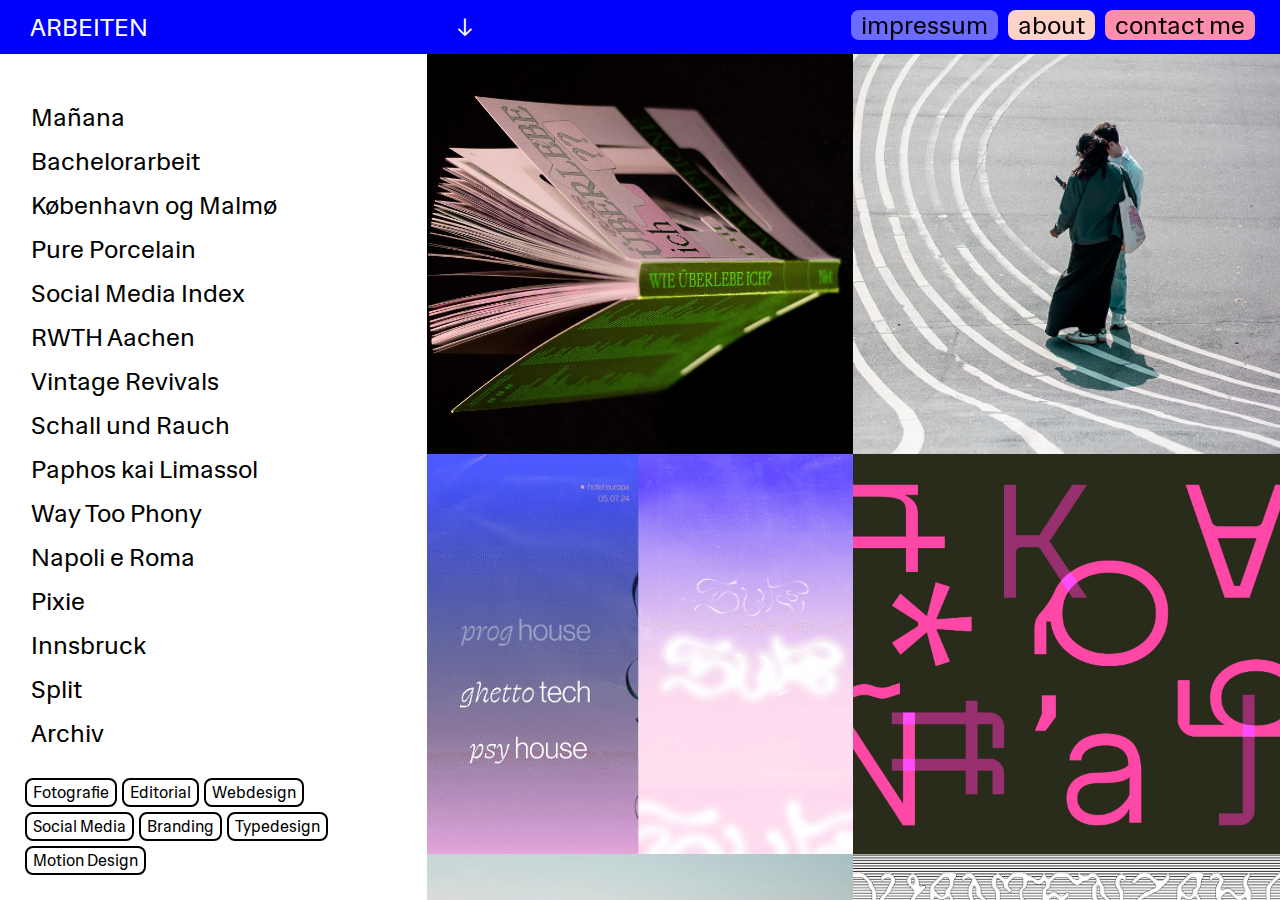
<file: index.html>
<!DOCTYPE html>
<html lang="de">


<head>
  <meta charset="UTF-8">
  <meta name="viewport" content="width=device-width, initial-scale=1.0">
  <title>Portfolio</title>
  <link rel="stylesheet" href="style.css">
  <link rel="stylesheet" href="menu.css">
  <link rel="about" href="about.html">
  <link href="https://fonts.googleapis.com/css2?family=Hedvig+Letters+Sans&display=swap" rel="stylesheet">
</head>





<body>
  <div class="container">

    <!-- Arbeiten -->
    <div class="column" id="col1">
      <div class="column-header" id="header1">
        <h1>Arbeiten</h1>
      </div>
     <div class="column-content">
        <ul class="timeline" id="timeline">
          <li><button class="timeline-item" data-id="M"> Mañana </button></li>
          <li><button class="timeline-item" data-id="BA"> Bachelorarbeit </button></li>
          <li><button class="timeline-item" data-id="KM"> København og Malmø </button></li>
          <li><button class="timeline-item" data-id="PP"> Pure Porcelain </button></li>
          <li><button class="timeline-item" data-id="SMI"> Social Media Index </button></li>
          <li><button class="timeline-item" data-id="RWTH"> RWTH Aachen </button></li>
          <li><button class="timeline-item" data-id="VR"> Vintage Revivals </button></li>
          <li><button class="timeline-item" data-id="SR"> Schall und Rauch </button></li> 
          <li><button class="timeline-item" data-id="PL"> Paphos kai Limassol </button></li>
          <li><button class="timeline-item" data-id="WTP"> Way Too Phony </button></li>
          <li><button class="timeline-item" data-id="NR"> Napoli e Roma </button></li>
          <li><button class="timeline-item" data-id="PX">Pixie</button> </button></li>
          <li><button class="timeline-item" data-id="I">Innsbruck</button> </button></li>
          <li><button class="timeline-item" data-id="S"> Split </button></li>
          <li><button class="timeline-item" data-id="A">Archiv</button> </button></li>
        </ul>
      </div>
      <div>   
       <!-- Sortierbuttons -->
       <div id="sortBar">
          <button class="sort-btn" data-sort="F">Fotografie</button>
          <button class="sort-btn" data-sort="E">Editorial</button>
          <button class="sort-btn" data-sort="W">Webdesign</button>
          <button class="sort-btn" data-sort="S">Social Media</button>
          <button class="sort-btn" data-sort="B">Branding</button>       
          <button class="sort-btn" data-sort="T">Typedesign</button>
          <button class="sort-btn" data-sort="M">Motion Design</button>
        </div>
      </div>
    </div>





    <div class="column" id="col2">
      <div class="column-header" id="header2">
        <h1> ↓</h1> 
        </div>
        <div class="column-content">
          <div class="grid-item" data-id="BA">
            <img class="dynamic-image" src="bilder/ba.jpg" alt="">
            <img class="dynamic-image hover-image" src="bilder/ba1.jpg" alt="">
          </div>
          <div class="grid-item" data-id="KM">
            <img class="dynamic-image" src="bilder/km.jpg" alt="">
            <img class="dynamic-image hover-image" src="bilder/km1.jpg" alt="">
          </div>
          <div class="grid-item" data-id="SR">
            <img class="dynamic-image" src="bilder/sr.gif" alt="">
            <img class="dynamic-image hover-image" src="bilder/sr1.jpg" alt="">
          </div>
          <div class="grid-item" data-id="M">
            <img class="dynamic-image" src="bilder/m.jpg" alt="">
            <img class="dynamic-image hover-image" src="bilder/m1.jpg" alt="">
          </div>
          <div class="grid-item" data-id="NR">
            <img class="dynamic-image" src="bilder/nr.jpg" alt="">
            <img class="dynamic-image hover-image" src="bilder/nr1.jpg" alt="">
          </div>
          <div class="grid-item" data-id="PX">
            <img class="dynamic-image" src="bilder/px.jpg" alt="">
            <img class="dynamic-image hover-image" src="bilder/px1.png" alt="">
          </div>
          <div class="grid-item" data-id="VR">
            <img class="dynamic-image" src="bilder/vr.gif" alt="">
            <img class="dynamic-image hover-image" src="bilder/vr1.jpg" alt="">
          </div>
          <div class="grid-item" data-id="WTP">
            <img class="dynamic-image" src="bilder/wtp1.jpg" alt="">
            <img class="dynamic-image hover-image" src="bilder/wtp2.jpg" alt="">
          </div>
          <div class="grid-item" data-id="PP">
            <img class="dynamic-image" src="bilder/pp.jpg" alt="">
            <img class="dynamic-image hover-image" src="bilder/pp1.jpg" alt="">
          </div>
          <div class="grid-item" data-id="PL">
            <img class="dynamic-image" src="bilder/p.jpg" alt="">
            <img class="dynamic-image hover-image" src="bilder/p1.jpg" alt="">
          </div>
          <div class="grid-item" data-id="S">
            <img class="dynamic-image" src="bilder/s.jpg" alt="">
            <img class="dynamic-image hover-image" src="bilder/s1.jpg" alt="">
          </div>
          <div class="grid-item" data-id="RWTH">
            <img class="dynamic-image" src="bilder/rwth.png" alt="">
            <img class="dynamic-image hover-image" src="bilder/rwth1.png" alt="">
          </div>
          <div class="grid-item" data-id="I">
            <img class="dynamic-image" src="bilder/i.jpg" alt="">
            <img class="dynamic-image hover-image" src="bilder/i1.jpg" alt="">
          </div>
          <div class="grid-item" data-id="A">
            <img class="dynamic-image" src="bilder/a.jpg" alt="">
            <img class="dynamic-image hover-image" src="bilder/a1.jpg" alt="">
          </div>

       <!--   <div class="grid-item" data-id="SMI">
            <img class="dynamic-image" src="bilder/smi.png" alt="">
            <img class="dynamic-image hover-image" src="bilder/smi1.png" alt="">
          </div>
        -->  

      </div>

      <!-- Mobile About Section -->
      <div class="mobile-about-section" style="display: none;">
        <h2 style="padding-left: 0;"> Hi, na? Ich heiße Theresa, bin studierte Kommunikationsdesignerin und komme aus Aachen. Ich gestalte für Künstler*innen und Kulturschaffende. Meine Leidenschaft sind verspielte Corporate Identities und Layouts (analog und digital). Warum der Name „Kaputte Datei"? Weil ich es liebe, gestalterische Regeln zu biegen, brechen oder umzugestalten.
        Und sonst so? Ich liebe Pflanzen (vor allem Zimmerpflanzen, Kräuter oder Obstbäume und -sträucher) alternativen R&B (mainly Frank Ocean), den Frühling (macht gute Laune), gutes Essen (macht auch gute Laune), Tiere (♡) und schöne Landschaften (ich werde älter, also fange ich an mit wandern und so). Designen finde ich natürlich auch super.
        Im Jahr 2025 habe ich meinen Bachelor als Kommunikationsdesignerin an der FH Aachen absolviert und studiere nun im Master.
        </h2>
        <h2 style="text-indent: 5em;">In meiner Restzeit statte ich lokale Kulturtragende, Künstler:innen und Kollektive mit außergewöhnlichen Identitäten und Grafiken aus.
        Während meiner Zeit im Studium habe ich meine Leidenschaft für Editorial Design und Typografie entdeckt. Durch eine HiWi-Stelle an der RWTH habe ich mich außerdem mit Infografiken und Illustration beschäftigt. Noch dazu kam irgendwann das Fotografieren (typisch Designstudium). Und was mache ich bei meinem Job in der Agentur? Websites. Naja, ich probiere mich gerne mal an allem aus. I'll try anything once.
        Am allermeisten liebe ich es, zu experimentieren. Daher brenne ich für neue Herausforderungen, crossmediales Arbeiten und interdisziplinäre Projekte!
        </h2>
        <h2 style="margin-top: 4em; margin-bottom: 4em;">
        10.2020 : Studienbeginn Kommunikationsdesign, FH Aachen <br> <br> 
        12.2022 - 09.2023 : HiWi RWTH Aachen <br><br> 
        02.2025 : Bachelorabschluss <br> <br> 
        04.2025 - 09.2025 : Junior Designerin Yip Yips Digitalagentur <br> <br> 
        10.2025 : Beginn Masterstudium Kommunikationsdesign, FH Aachen
        </h2>
      </div>

      <!-- Mobile Impressum Section -->
      <div class="mobile-impressum-section" style="display: none;">
        <h1>Theresa Richter <br> Kommunikationsdesignerin</h1>
        <h1 style="margin-top: 3em">Stephanstraße 2a, 52064 Aachen <br>E-Mail: theresa.richter.77@gmail.com <br> USt-IdNr.: DE456988576</h1>
      </div>
    </div>




    <!-- Detailspalte -->
    <div class="column detail-column" id="detail">
      <div class="detail-header">
        <button class="close-btn" id="detail-close"> <h3>X</h3></button>
        <h1 id="detail-title">Detail</h1>

      </div>
      <div class="column-content" id="detail-content">
      </div>
    </div>
  </div>   
  <script>
    /* Detailansicht Indexeinträge */
    const DETAILS = {
      'BA': {
        title: 'Bachelorarbeit',
        html: `<div class="index-detail">

              <img src="bilder/work/ba.jpg" style="width: 100%;">
              <figcaption style="margin-bottom: 2em; margin-top: 10px;">
              Fertiges Magazin  „Wie überlebe ich mit Smartphone? Ein postdigitaler Survival-Guide“<br>  
              <a href="https://www.diploma-ac.de/projekte/wie-ueberlebe-ich-mit-smartphone/" target="_blank" rel="noopener noreferrer"> Ansehen auf Website der FH Werkschau </a>
              </figcaption>



              <div class="image-3" style="margin-top: 0em;">
              <div> 
                <img src="bilder/work/ba_ausstellung3.jpg" style="width: 100%; margin-top: 0em;">
                <figcaption style="width: 100%; margin-bottom: 2em; margin-top: 10px;">
                Ausgestelltes Magazin auf der Diploma-Ausstellung der FH Aachen, 2025 <br>
                </figcaption>
              </div>
              <div> 
                <img src="bilder/work/ba_ausstellung2.jpg" style="width: 100%; margin-top: 0em;">
              </div>
              <div> 
                <img src="bilder/work/ba_ausstellung1.jpg" style="width: 100%; margin-top: 0em;">
                </div>
              </div>



              <h2 style="margin-top: 3em;">
              Dieses Magazin ist im Rahmen meiner Bachelorarbeit entstanden und setzt sich mit zentralen Fragestellungen des Digitalzeitalters auseinander. 
              Es beleuchtet unsere alltägliche Smartphone-Nutzung auf spielerische und zugleich kritische Weise, wobei die sozialen Medien im Fokus stehen. 
              </h2>


              <h2 style="text-indent: 5em;">
              Durch suchtförderndes Design ziehen uns TikTok, Instagram und Co. oft in endlose Scroll-Schleifen und rauben uns wertvolle Zeit. 
              Außerdrem erschweren die Verbreitung von Desinformation und der wachsende Einfluss von KI es uns, online Fakten zu erkennen.
              Die Publikation dient hierbei als Hilfestellung, um den digitalen Raum sicher und reflektiert zu navigieren, und bietet praxisnahe Tipps 
              in den Bereichen Medienkompetenz, Gewohnheitsbildung und Achtsamkeit. Durch Quizze und Persönlichkeitstests werden die Lesenden aktiv 
              eingebunden und interaktive Elemente digitaler Plattformen aufgegriffen.
              </h2>

              <img src="bilder/work/ba_doppelseiten.jpg" style="width: 100%; margin-top: 6em;">
              <figcaption style="margin-bottom: 2em; margin-top: 10px;">
              Meine Lieblings-Doppelseiten des Magazins :) <br>
              </figcaption>


              <h2 style="margin-top: 3em;">
              „Reel: weiterscrollen. Tinder-Profil: wegswipen. Song: skippen. Trendy Kleidung: bestellen und nach einem Jahr wegwerfen. Job: wechseln. Beziehung: beenden, um neue Erfahrungen zu machen. Planeten: zerstören und abwarten, ob er wie durch ein Wunder gerettet wird.
              Scrollen wir durch unser Leben wie durch einen endlosen Feed, ständig auf der Suche nach dem nächsten kleinen Dopaminschub? Leiden wir alle an einer postdigitalen, universellen Bindungsstörung?
              Wir wissen, dass unsere Bildschirmzeiten zu hoch sind und wir Freunde, Familie, Hobbys und letztlich uns selbst vernachlässigen. 
              </h2>
              <h2 style="text-indent: 5em;">
              Warum ändern wir dann nichts? Warum fällt es uns so schwer, aus diesem digitalen Labyrinth von Bildern, Videos, Likes und Nachrichten zu entkommen? Treffen wir nur noch triviale Entscheidungen – scroll, like, save – um relevanten Entscheidungen aus dem Weg zu gehen? Sind wir zu impulsgesteuerten Hedonisten geworden? Richten wir unser ganzes Leben auf das Konsumieren von Waren und Medieninhalten aus? Wählen wir unsere Vorlieben bloß aus einem Pool an Online-Trends aus?
              Ist es uns zu anstrengend, uns mit uns selbst auseinanderzusetzen? Sind wir schlichtweg zu faul geworden, Vereinen oder Gemeinden beizutreten? Woran glauben wir noch? Haben wir überhaupt noch die Kontrolle über unsere Smartphone-Nutzung? Oder liegt es in der Verantwortung von Tech-Konzernen wie Meta, Abläufe in den sozialen Medien ethischer und weniger suchtfördernd zu gestalten?
              Wie können wir die Kontrolle zurückerlangen?
              Was können wir tun?“
              </h2>
          

              <img src="bilder/work/ba_heart.jpg" style="width: 100%; margin-top: 6em;">

              <img src="bilder/work/ba_product.jpg" style="width: 100%; margin-top: 10px;">
              <figcaption style="margin-bottom: 2em; margin-top: 10px; margin-bottom: 2em;">
              Einblicke in Einzelseiten des Magazins <br>
              </figcaption>

              </div>`
      },
    
      'M': {
        title: 'Mañana',
        html: `<div class="index-detail">

              <img src="bilder/work/m_versalien.jpg" style="width: 100%;">
              <figcaption style="margin-bottom: 2em; margin-top: 10px;">
              Versalien von Mañana
              </figcaption>


              <h2 style="margin-top: 3em;">
              Eine eigene Font entwerfen? Hat jede*r Designer*in mal versucht. Mañana is noch ein Work-in-Progress. 
              Sie zeichnet sich vor allem durch den starken Kontrast zwischen Kantigkeit und Rundung aus. 
              Auch wenn Mañana groß skaliert schick und erfrischend wirkt, eignet sie sich durch fehlendes Kerning noch nicht als Font für Fließtexte.
              Wer Lust hat, mir beim Fertigstellen von Mañana zu helfen, kann sich gerne melden. :))
              </h2>


              <img src="bilder/work/m_collage.jpg" style="width: 100%; margin-top: 6em;">
              <figcaption style="margin-bottom: 2em; margin-top: 10px;">
              Zusammemgesetzte Buchstaben und Schriftzeichen von Mañana, <br> einer mal abgerundeten, mal eckigen Groteskschrift
              </figcaption>


              <div class="image-2" style="margin-top: 0em;">
              <div> 
                <img src="bilder/work/m_q.jpg" style="width: 100%; margin-top: 0em;">
                <figcaption style="width: 100%; margin-bottom: 2em; margin-top: 10px;">
                Sexy „Q“ <3
                </figcaption>
              </div>
              <div> 
                <img src="bilder/work/m_minuskeln.jpg" style="width: 100%; margin-top: 0em;">
                <figcaption style="width: 100%; margin-bottom: 2em; margin-top: 10px;">
                Minuskeln von Mañana <br>
                </figcaption>
              </div>
              </div>


              <h2 style="margin-top: 3em;">
              Wie wiegt man geometrische Richtigkeit gegen optische Korrektheit ab? Ohne viel Erfahrung im Type-Design fällt es mir schwer, eine Balance zu finden.
              Welche Buchstaben müssen optisch breiter oder schmaler sein als andere, damit das Gesamtbild stimmt? Hoffentlich kann ich hier bald noch Vieles dazulernen. :))
              </h2>

              <img src="bilder/work/m_test.jpg" style="width: 100%; margin-top: 6em;">
              <figcaption style="margin-bottom: 2em; margin-top: 10px; margin-bottom: 2em;">
              Ligaturen und Sonderzeichen
              </figcaption>


              <img src="bilder/work/m_fliesstext.jpg" style="width: 100%; margin-top: 0em;">
              <figcaption style="margin-bottom: 2em; margin-top: 10px; margin-bottom: 2em;">
              Mañana verwendet in einem Fließtext, sichtbare Unstimmigkeit durch Kerning <br>
              </figcaption>

              </div>`
      },
      
      'KM': {
        title: 'København og Malmø',
        html: `<div class="index-detail">

              <img src="bilder/work/km_fahrrad.jpg" style="width: 100%;">
              <figcaption style="margin-bottom: 2em; margin-top: 10px;">
              Fahrradfahrerin in Kopenhagen
              </figcaption>


              <h2 style="margin-top: 3em;">
              Bei einem kurzen Trip nach Kopenhagen und Malmö sind mir vor allem die Farbwelten der beiden Städte aufgefallen. 
              Während in der modernen skandinavischen Architektur vor allem Grautöne verwendet werden, 
              weisen Gebäude in skandinavischen Altstädten eine hellbeige Farbe auf. So ergab sich in der tiefstehenden Herbstsonne ein harmonisches 
              Gesamtbild aus kühlen und warmen Tönen.
              </h2>


              <img src="bilder/work/km_turm.jpg" style="width: 100%; margin-top: 6em;">
              <figcaption style="margin-bottom: 2em; margin-top: 10px;">
              Turning Torso in Malmö, Schweden 
              </figcaption>


              <div class="image-2" style="margin-top: 0em;">
              <div> 
                <img src="bilder/work/km_kanu.jpg" style="width: 100%; margin-top: 0em;">
                <figcaption style="width: 100%; margin-bottom: 2em; margin-top: 10px;">
                Kanufahrerinnen im einem Kanal, Kopenhagen <br>
                </figcaption>
              </div>
              <div> 
                <img src="bilder/work/km_hafen.jpg" style="width: 100%; margin-top: 0em;">
                <figcaption style="width: 100%; margin-bottom: 2em; margin-top: 10px;">
                Nyhaven, Kopenhagen <br>
                </figcaption>
              </div>
              </div>


              <img src="bilder/work/km_linien.jpg" style="width: 100%; margin-top: 0em;">
              <figcaption style="margin-bottom: 2em; margin-top: 10px;">
              Park in Kopenhagen, beliebter Selfie-Hotspot für Touristen, <br> gleichzeitig aber auch Spielplatz für einheimische Kinder
              </figcaption>


              <div class="image-3" style="margin-top: 0em;">
              <div> 
                <img src="bilder/work/km_wasser.jpg" style="width: 100%; margin-top: 0em;">
              </div>
              <div> 
                <img src="bilder/work/km_fenster.jpg" style="width: 100%; margin-top: 0em;">
              </div>
              <img src="bilder/work/km_spiegelung.jpg" style="width: 100%; margin-top: 0em;">
              </div>
              </div>


              <img src="bilder/work/km_flohmarkt.jpg" style="width: 100%; margin-top: 10px;">
              <figcaption style="margin-bottom: 2em; margin-top: 10px; margin-bottom: 2em;">
              Sonntagsflohmarkt, Kopenhagen <br>
              </figcaption>

              </div>`
      },
      
      'NR': {
        title: 'Napoli e Roma',
        html: `<div class="index-detail">

              <img src="bilder/work/nr_skyline.jpg" style="width: 100%;">
              <figcaption style="margin-bottom: 2em; margin-top: 10px;">
              Skyline von Rom, gesehen vom Vittoriano, Italien
              </figcaption>


              <h2 style="margin-top: 3em;">
              Neue Orte erkunde ich gerne durch meine Kamera. Indem ich alltägliche Situationen festhalte, 
              versuche ich mich einer Stadt und deren Bewohnern zu nähern. Dabei faszinieren mich vor allem Verkehr, 
              Architektur und andere Faktoren, die den Rahmen des Zusammenlebens bilden.
              </h2>

              
              <div class="image-2" style="margin-top: 6em;">
              <div> 
                <img src="bilder/work/nr_ruinen.jpg" style="width: 100%; margin-top: 0em;">
                <figcaption style="width: 100%; margin-bottom: 2em; margin-top: 10px;">
                Ruinen des Forum Romanum, Rom <br>
                </figcaption>
              </div>
              <div> 
                <img src="bilder/work/nr_ausgrabung.jpg" style="width: 100%; margin-top: 0em;">
                <figcaption style="width: 100%; margin-bottom: 2em; margin-top: 10px;">
                <br>
                </figcaption>
              </div>
              </div>


              <img src="bilder/work/nr_treppe.jpg" style="width: 100%; margin-top: 0em;">
              <figcaption style="margin-bottom: 2em; margin-top: 10px;">
              Blick von den Spanischen Treppen, Rom
              </figcaption>


              <div class="image-3" style="margin-top: 0em;">
              <div> 
                <img src="bilder/work/nr_kirche.jpg" style="width: 100%; margin-top: 0em;">
              </div>
              <div> 
                <img src="bilder/work/nr_schatten.jpg" style="width: 100%; margin-top: 0em;">
              </div>
              <div>
                <img src="bilder/work/nr_flagge.jpg" style="width: 100%; margin-top: 0em;">
                <figcaption style="width: 100%; margin-bottom: 2em; margin-top: 10px;">
                Aussicht vom Vittoriano, Rom
                </figcaption>
              </div>
              </div>

              <div class="image-3" style="margin-top: 0em;">
              <div> 
                <img src="bilder/work/nr_statue.jpg" style="width: 100%; margin-top: 0em;">
              </div>
              <div> 
                <img src="bilder/work/nr_ausblick.jpg" style="width: 100%; margin-top: 0em;">
              </div>
              <img src="bilder/work/nr_paar.jpg" style="width: 100%; margin-top: 0em;">
              </div>
              </div>


              <h2 style="margin-top: 3em;">
              Während Neapel für mich authentisches italienisches Chaos repräsentiert, 
              so überzeugt Italiens Hauptstadt vor allem durch ihr Kulturerbe. Doch vermisste ich dort die selbst 
              gemachten Schreine an Hausfassaden, die im Wind wehende Wäsche und die energetischen, gesprächigen Neapolitaner.
              Anders als in Neapel faszinierten mich in Rom nicht die Einheimischen, sondern die Architektur. 
              Und die Touristen, die das Kolosseum, die Spanische Treppe und den Trevibrunnen überschwemmen. 
              Was macht das mit einer Stadt? 
              </h2>             


              <div class="image-2" style="margin-top: 6em;">
              <div> 
                <img src="bilder/work/nr_brunnen.jpg" style="width: 100%; margin-top: 0em;">
                <figcaption style="width: 100%; margin-bottom: 2em; margin-top: 10px;">
                Romantik am Trevibrunnen, Rom <br>
                </figcaption>
              </div>
              <div> 
                <img src="bilder/work/nr_touristin.jpg" style="width: 100%; margin-top: 0em;">
                <figcaption style="width: 100%; margin-bottom: 2em; margin-top: 10px;">
                Urlaubsfotos auf den Spanischen Treppen, Rom
                </figcaption>
              </div>
              </div>





              <img src="bilder/work/nr_motorrad.jpg" style="width: 100%; margin-top: 0em;">
              <figcaption style="margin-bottom: 2em; margin-top: 10px;">
              Paar auf Motorrad, Neapel
              </figcaption>


              <div class="image-3" style="margin-top: 0em;">
              <div> 
                <img src="bilder/work/nr_rost.jpg" style="width: 100%; margin-top: 0em;">
              </div>
              <div> 
                <img src="bilder/work/nr_stadt.jpg" style="width: 100%; margin-top: 0em;">
              </div>
              <img src="bilder/work/nr_wand.jpg" style="width: 100%; margin-top: 0em;">
              </div>
              </div>


              <img src="bilder/work/nr_hafen.jpg" style="width: 100%; margin-top: 10px;">
              <figcaption style="margin-bottom: 2em; margin-top: 10px; margin-bottom: 2em;">
              Nächtlicher Hafen mit dem Schatten des Vesuv, Neapel <br>
              </figcaption>

              </div>`
      },
      
      'SR': {
        title: 'Schall und Rauch',
        html: `<div class="index-detail">

              <img src="bilder/work/sr_logos.png" style="width: 100%;">


              <h2 style="margin-top: 3em;">
              Muss für Technoparties immer mit schwarz-roten Mustern, zackigen Tribals und futuristischen Animationen geworben werden? 
              Nö. Es gibt einige Veranstaltungen, bei denen eine offene, warme Atmosphäre, der Austausch zwischen 
              Musiker*innen und Experimentierfreudigkeit im Vordergrund stehen. Es geht darum, zusammenzufinden und Spaß zu haben.
              </h2>
              <h2 style="text-indent: 5em;">
              Die geschwungene Wortmarke leitet sich von der wellenartigen Bewegung von Rauchschwaden und Tonwellen ab. 
              Währenddessen wird durch die Farbigkeit betont, dass es sich um eine verspielte, bunte Veranstaltung handelt, 
              bei der jede*r willkommen ist.
              </h2>


              <div class="image-2" style="margin-top: 6em;">
              <div> 
                <video class="dynamic-image" style="width: 100%; margin-top: 0em;" autoplay muted loop> <source src="bilder/work/sr_reel1.mp4" type="video/mp4">
                </video>
                <figcaption style="width: 100%; margin-bottom: 2em; margin-top: 10px;">
                Veranstaltungsreel 1 <br> Portraits von Paaradox by Daniel Méndez Partida
                </figcaption>
              </div>
              <div> 
                <video class="dynamic-image" style="width: 100%; margin-top: 0em;" autoplay muted loop> <source src="bilder/work/sr_reel2.mp4" type="video/mp4">
                </video>
                <figcaption style="width: 100%; margin-bottom: 2em; margin-top: 10px;">
                Veranstaltungsreel 2 <br>
                </figcaption>
              </div>
              </div>


              <img src="bilder/work/sr_poster.jpg" style="width: 100%; margin-top: 10px;">
              <figcaption style="margin-bottom: 2em; margin-top: 10px; margin-bottom: 2em;">
              Poster der nächsten Veranstaltungen, Aachen <br>
              </figcaption>

              </div>`
      },
          
      'VR': {
        title: 'Vintage Revivals',
        html: `<div class="index-detail">

              <img src="bilder/work/vr_logo.png" style="width: 100%; margin-top: 10px;">

              <h2 style="margin-top: 3em;">
              Mode inspiriert und verbindet uns. Sie muss an keinen Ort, kein Geschlecht und vor allem an keinen Zeitpunkt 
              gebunden sein. Und das ist auch gut so. Denn während Trends alle 30 Jahre wiederkommen, tun unsere Ressourcen das nicht. 
              </h2>
              <h2 style="text-indent: 5em;">
              Vintage Revivals ist eine deustche Einzelhandelskette im Bereich Secondhand-Fashion, die sich durch eine vielfältige 
              Auswahl und hohe Qualität der Produkte auszeichnet. Um sich von Erscheinungsbildern vergleichbarer Marken abzuheben, 
              werden in diesem Gestaltungskonzept die Aspekte der Kultur und des Zusammenkommens hervorgehoben. Es wird vermittelt, 
              dass der Kauf von gebrauchter Kleidung nicht nur nachhaltig ist, sondern jedes einzelne Kleidungsstück auch etwas 
              sehr Persönliches, eine eigene Geschichte mit sich bringt.
              </h2>


              <img src="bilder/work/vr_farben.png" style="width: 100%; margin-top: 6em;">
              <figcaption style="margin-bottom: 2em; margin-top: 10px; margin-bottom: 2em;">
              Farbigkeit in Kombination mit Logos des fiktiven Rebrandings
              </figcaption>


              <img src="bilder/work/vr_gedrucktes.jpg" style="width: 100%; margin-top: 10px; margin-top: 0em;">
              <figcaption style="margin-bottom: 2em; margin-top: 10px;">
              Visitenkarten
              </figcaption>


              <div class="image-2" style="margin-top: 0em;">
              <div> 
                <img src="bilder/work/vr_preisschild.jpg" style="width: 100%; margin-top: 0em;">
                <figcaption style="width: 100%; margin-bottom: 2em; margin-top: 10px;">
                Preisschild
                </figcaption>
              </div>
              <div> 
                <img src="bilder/work/vr_visitenkarte2.jpg" style="width: 100%; margin-top: 0em;">
                <figcaption style="width: 100%; margin-bottom: 2em; margin-top: 10px;">
                <br>
                </figcaption>
              </div>
              </div>


              <h2 style="margin-top: 3em;">
              Warum sollten wir uns durch Fast-Fashion spalten lassen und unsere Umwelt und Mitmenschen ausbeuten, 
              wenn wir auch Secondhand kaufen können? Mit dieser Frage habe ich mich gestalterisch beim Rebranding von 
              Vintage Revivals beschäftigt. Die Arbeit erfolgte im Rahmen eines Kurses der Uni. 
              </h2>
              <h2 style="text-indent: 5em;">
              Um die Website, Preisschilder, 
              Geschenkkarten und anderes mit Bildern bestücken zu können, habe ich mir ein paar Freunde geschnappt und sie fotografiert.
              In Kombination mit den selbstgeschossenen Porträts habe ich Fotos aus den 80-Jahren verwendet, die ich vor 
              einigen Semestern für ein Uniprojekt über E-Bay gekauft hatte. Dadurch zeige ich, dass gebrauchte Kleidung 
              auch abgesehen vom Beitrag zur Nachhaltigkeit vieles zu bieten hat. Sie bringt Geschichten mit sich.
              </h2>


              <img src="bilder/work/vr_plakate.png" style="width: 100%; margin-top: 10px; margin-top: 6em;">
              <figcaption style="margin-bottom: 2em; margin-top: 10px;">
              Plakate für ein fiktives Festival der Brand <br>
              </figcaption>
              

              <img src="bilder/work/vr_kataloge.png" style="width: 100%; margin-top: 10px; margin-top: 3em;">
              <figcaption style="margin-bottom: 2em; margin-top: 10px;">
              Covers möglicher Kataloge, Mischung aus „neuen“ und „alten“ Fotos 
              </figcaption>

              <video class="dynamic-image" style="width: 100%; margin-top: 3em;" autoplay muted loop> <source src="bilder/work/vr_website.mp4" type="video/mp4">
              </video>
              <figcaption style="width: 100%; margin-bottom: 2em; margin-top: 10px;">
              Ansichten der fiktiven App
              </figcaption>



              <div class="image-2" style="margin-top: 6em;">
              <div> 
                <img src="bilder/work/vr_ausstellung.jpg" style="width: 100%; margin-top: 0em;">
                <figcaption style="width: 100%; margin-bottom: 2em; margin-top: 10px;">
                Präsentation des Rebrandings während der Semesterausstellung, FH Aachen 
                </figcaption>
              </div>
              <div> 
                <img src="bilder/work/vr_ich.jpg" style="width: 100%; margin-top: 0em;">
              </div>
              </div>



              
              <img src="bilder/work/vr_preisschilder.png" style="width: 100%; margin-top: 0em;">
              <figcaption style="width: 100%; margin-bottom: 2em; margin-top: 10px;">
              Verschiedene Preisschilder
              </figcaption>



              <h2 style="margin-top: 3em;">
              Hast du dich schon mal gefragt, ob deine gethriftete Trainingsjacke in der DDR getragen wurde, 
              in deinem Glitzertop vielleicht auf der Love-Parade getanzt wurde und ob der Verein deines Sporttrikots 
              noch existiert? Kann ich es mit meinem Gewissen vereinbaren, Fast-Fashion zu kaufen? Wir haben doch 
              eigentlich schon alles, was wir brauchen. Jetzt müssen wir nur noch lernen, wie wir es am besten 
              wiederverwenden und aufwerten können. 
              </h2>


              
              <img src="bilder/work/vr_logo.gif" style="width: 100%; margin-top: 6em;">

              </div>`
      },
    
      'PP': {
        title: 'Pure Porcelain',
        html: `<div class="index-detail">


          
              <h2 style="margin-top: 10px;">
              Die Aachener Künstlerin Barbara Brouwers schafft mit Porzellan einzigartige Kunstobjekte, die gleichzeitig als Alltagsgegenstände dienen können.
              Ich unterstütze sie im Erstellen von Social Media Content, im Dokumentieren ihrer Ausstellungen und Fotografieren ihrer Werke. 
              </h2>


              <img src="bilder/work/pp_schalen.jpg" style="width: 100%; margin-top: 3em;">
              <figcaption style="margin-bottom: 2em; margin-top: 10px; margin-bottom: 2em;">
              Präsentation der Kunstobjekte von Pure Porcelain <br> in der Annahalle, Aachen
              </figcaption>


              <div class="image-2" style="margin-top: 6em;">
              <div> 
                <img src="bilder/work/pp_blume.jpg" style="width: 100%; margin-top: 0em;">
                <figcaption style="width: 100%; margin-bottom: 2em; margin-top: 10px;">
                Produkt der Serie „Flower Towers“
                </figcaption>
              </div>
              <div> 
                <img src="bilder/work/pp_cup.jpg" style="width: 100%; margin-top: 0em;">
                <figcaption style="width: 100%; margin-bottom: 2em; margin-top: 10px;">
                Produkt der Serie „Cup Variations“
                </figcaption>
              </div>
              </div>


              <img src="bilder/work/pp_serenity.jpg" style="width: 100%; margin-top: 0em;">
              <figcaption style="margin-bottom: 2em; margin-top: 10px; margin-bottom: 2em;">
              Schalen der Serie „Serenity“
              </figcaption>


              
              <div class="image-2" style="margin-top: 0em;">
              <div> 
                <img src="bilder/work/pp_haende.jpg" style="width: 100%; margin-top: 0em;">
              </div>
               <div> 
                <img src="bilder/work/pp_fruitshell.jpg" style="width: 100%; margin-top: 0em;">
              </div>
              </div>

              <div> 
                <img src="bilder/work/pp_leuchte1.jpg" style="width: 100%; margin-top: 10px;">
                <figcaption style="width: 100%; margin-bottom: 2em; margin-top: 10px;">
                Produkte der Serie „Caterpillar“
                </figcaption>
              </div>

              </div>`
      },
    
      'PL': {
        title: 'Paphos kai Limassol',
        html: `<div class="index-detail">


              <div class="image-3">
              <div> 
                <img src="bilder/work/p_sterne.jpg" style="width: 100%; margin-top: 0em;">
                <figcaption style="width: 100%; margin-bottom: 2em; margin-top: 10px;">
                Sterne in den Bergen von Paphos
                </figcaption>
              </div>
              <div> 
                <img src="bilder/work/p_blur.jpg" style="width: 100%; margin-top: 0em;">
              </div>
              <div> 
                <img src="bilder/work/p_mauer.jpg" style="width: 100%; margin-top: 0em;">
                <figcaption style="width: 100%; margin-bottom: 2em; margin-top: 10px;">
                Ausblick von Kap bei Paphos
                </figcaption>
              </div>
              </div>



              <img src="bilder/work/p_sonnenuntergang.jpg" style="width: 100%; margin-top: 0em;">
              <figcaption style="margin-bottom: 2em; margin-top: 10px;">
              Sonneuntergang bei Paphos, Westzypern
              </figcaption>


              <h2 style="margin-top: 3em;">
              Neue Orte erkunde ich gerne durch meine Kamera. Indem ich alltägliche Situationen festhalte, 
              versuche ich mich einer Stadt und deren Bewohnern zu nähern. Normalerweise faszinieren mich vor allem Verkehr und
              Architektur, die in Städten häufig den Rahmen des Zusammenlebens bilden. Im ländlich geprägten
              Zypern jedoch spielen die Natur und das Zusammenleben mit Tieren eine deutlich größere Rolle.
              </h2>


              <div class="image-3" style="margin-top: 6em;">
              <div> 
                <img src="bilder/work/p_maedchen.jpg" style="width: 100%; margin-top: 0em;">
                <figcaption style="width: 100%; margin-bottom: 2em; margin-top: 10px;">
                Mädchen am Strand, Limassol
                </figcaption>
              </div>
              <div> 
                <img src="bilder/work/p_esel.jpg" style="width: 100%; margin-top: 0em;">
                <figcaption style="width: 100%; margin-bottom: 2em; margin-top: 10px;">
                Esel, bei Limassol
                </figcaption>
              </div>
              <div> 
                <img src="bilder/work/p_katzeoben.jpg" style="width: 100%; margin-top: 0em;">
                <figcaption style="width: 100%; margin-bottom: 2em; margin-top: 10px;">
                Meine Lieblingskatze, hihi
                </figcaption>
              </div>
              </div>

              <img src="bilder/work/pl_orangenekatze.jpg" style="width: 100%; margin-top: 0em;">
              <figcaption style="margin-bottom: 2em; margin-top: 10px; margin-bottom: 2em;">
              Süße Straßenkatze, Paphos <br>
              </figcaption>

              </div>`
      },
      
      'PX': {
        title: 'Pixie',
        html: `<div class="index-detail">


              <img src="bilder/work/px_weiß.jpg" style="width: 100%;">
              <figcaption style="margin-bottom: 2em; margin-top: 10px;">
              Pixie in Outlines, unfarbig und abgerundet <br> mit einer deutlich veränderten Wirkung
              </figcaption>


              <img src="bilder/work/px_g.png" style="width: 100%; margin-top: 0em;">
              <figcaption style="margin-bottom: 2em; margin-top: 10px;">
              Grafische Experimente mit dem Displayfont Pixie
              </figcaption>



              <div class="image-2" style="margin-top: 0em;">
              <div> 
                <img src="bilder/work/px_schwarz.png" style="width: 100%; margin-top: 0em;">
              </div>
              <div> 
                <img src="bilder/work/px_kranich.png" style="width: 100%; margin-top: 0em;">
              </div>
              </div>


              </div>`
      },
      
      'WTP': {
        title: 'Way Too Phony',
        html: `<div class="index-detail">



              <h2>
              Wie viele Stunden, Tage oder Jahre deines Lebens wirst du am Smartphone verbringen? 
              In diesem Projekt habe ich mich auf humorvolle Weise damit auseinandergesetzt, inwiefern unsere Handynutzung uns 
              beeinflusst und möglicherweise auch schadet. Es diente als Vorarbeit und gestalterische Recherche meiner Bachelorarbeit.
              </h2>


              <img src="bilder/work/wtp.png" style="width: 100%; margin-top: 3em">
              <figcaption style="margin-top: 10px;">
              „Zwischen Situationships, Triple Air Signs, Bombastic Side Eye und Awareness“
              </figcaption>


              <h2 style="margin-top: 3em;">
              Wie viele Stunden, Tage oder Jahre deines Lebens wirst du am Smartphone verbringen? In diesem Projekt habe 
              ich mich auf humorvolle Weise damit auseinandergesetzt, inwiefern unsere Handynutzung uns beeinflusst und 
              möglicherweise auch schadet. Es diente als Vorarbeit und gestalterische Recherche meiner Bachelorarbeit.
              </h2>

              <h2 style="text-indent: 5em;">
              Sind wir alle „way too phony“? Wie gut tut uns Smartphone-Nutzung und ab wann wird sie übermäßig? Wie stehe ich selbst dazu? 
              So wie der Innenteil regt auch das Cover zum Nachdenken an. Auf ihm befindet sich ein runder Ausschnitt Spiegelfolie, in dem man 
              als Betrachter sein verzerrtes Spiegelbild sieht. Mit den Innenseiten spreche ich kontroverse Themen wie Ghosting, Onlinedating 
              oder auch KI-Pornographie an. Um das Chaos und die Sinnlosigkeit vieler Inhalte des Internets und vor allem der sozialen Medien 
              zu zitieren, sind die gewählten Kombinationen von Farbe, Form und Typografie experimentell und schrill.
              </h2>


              <img src="bilder/work/wtp_druck.jpg" style="width: 100%; margin-top: 5em;">
              <figcaption style="margin-top: 10px;">
              Fertiges Magazin und zugehörige Drucksachen
              </figcaption>


              <h2 style="margin-top: 3em;">
              Das Adjektiv „phony“ kommt aus dem Englischen und bedeutet so viel wie unecht, künstlich oder falsch. 
              Mir ist der Begriff beim Lesen von „The Catcher in the Rye“ in die Hände gefallen, in dem er genutzt wird, 
              um die aufgesetzte Art der New Yorker Oberschicht zu beschreiben. 
              </h2>
      

              <img src="bilder/work/wtp6.png" style="width: 100%; margin-top: 5em;">
              <figcaption style="margin-bottom: 2em; margin-top: 10px; margin-bottom: 2em;">
              „Mensch oder Maschine?“
              </figcaption>

              <img src="bilder/work/wtp5.png" style="width: 100%; margin-top: 0em;">
              <figcaption style="margin-bottom: 2em; margin-top: 10px; margin-bottom: 2em;">
              „Social Media Role Models“
              </figcaption>

              <img src="bilder/work/wtp_artprints.jpg" style="width: 100%; margin-top: 0em;">
              <figcaption style="margin-bottom: 2em; margin-top: 10px; margin-bottom: 2em;">
              Artprints meiner Lieblingsseiten
              </figcaption>
              
              <img src="bilder/work/wtp3.png" style="width: 100%; margin-top: 0em;">
              <figcaption style="margin-bottom: 2em; margin-top: 10px; margin-bottom: 2em;">
              „WhatsApp oder Baby?“
              </figcaption>

              </div>`
      },
    
      'S': {
        title: 'Split',
        html: `<div class="index-detail">


              <img src="bilder/work/s_wasser.jpg" style="width: 100%; margin-top: 0em;">
              <figcaption style="margin-bottom: 2em; margin-top: 10px;">
              Farbenspiel im glasklaren Wasser, leider keine Fische
              </figcaption>


              <h2 style="margin-top: 3em;">
              Split ist eine wundervolle Stadt, wird leider aber im Sommer von Touristen überflutet. Ich habe versucht, mich nicht 
              von der Schönheit der Natur und Stadt selbst ablenken zu lassen, war mir aber gleichzeitig meines eigenen
              Touristen-Daseins bewusst.
              </h2>


              <div class="image-3" style="margin-top: 6em;">
              <div> 
                <img src="bilder/work/s_nonne.jpg" style="width: 100%; margin-top: 0em;">
                <figcaption style="width: 100%; margin-bottom: 2em; margin-top: 10px;">
                Eine Nonne auf der Straße
                </figcaption>
              </div>
              <div> 
                <img src="bilder/work/s_ich.jpg" style="width: 100%; margin-top: 0em;">
                <figcaption style="width: 100%; margin-bottom: 2em; margin-top: 10px;">
                Mein Schatten, am Meer
                </figcaption>
              </div>
              <div> 
                <img src="bilder/work/s_katze.jpg" style="width: 100%; margin-top: 0em;">
              </div>
              </div>

              <img src="bilder/work/s_schatten.jpg" style="width: 100%; margin-top: 0em;">
              <figcaption style="margin-bottom: 2em; margin-top: 10px; margin-bottom: 2em;">
              Schattenspiele
              </figcaption>


              <div class="image-3" style="margin-bottom: 2em;"">
              <div> 
                <img src="bilder/work/s_waesche.jpg" style="width: 100%; margin-top: 0em;">
                <figcaption style="width: 100%; margin-bottom: 2em; margin-top: 10px;">
                Waesche
                </figcaption>
              </div>
              <div> 
                <img src="bilder/work/s_ufer.jpg" style="width: 100%; margin-top: 0em;">
              </div>
              <div> 
                <img src="bilder/work/s_muell.jpg" style="width: 100%; margin-top: 0em;">
                <figcaption style="width: 100%; margin-bottom: 2em; margin-top: 10px;">
                Mülltrennung am Ufer
                </figcaption>
              </div>
              </div>

              </div>`
      },
      
      'RWTH': {
        title: 'RWTH Aachen',
        html: `<div class="index-detail">


              <img src="bilder/work/rwth_icons2.png" style="width: 100%; margin-top: 0em;">


              <h2 style="margin-top: 3em;">
              Während meiner fast zweijährigen Anstellung als HiWine im Bereich Grafikdesign an einem Lehrstuhl 
              der RWTH Aachen habe ich besonders im Bereich Informationsdesign viel gelernt. Durch die Zusammenarbeit
              mit den angestellten Forschenden habe ich außerdem erste Erfahrungen mit professionellen Briefings gesammelt.
              Ich konnte nicht nur meine Kenntnisse im Umgang mit Adobe Illustrator erweitern, sondern auch im Social 
              Media Team mithelfen, den Großteil der Teamfotos anfertigen und teils die Website des Instituts aktualisieren.
              </h2>

              
              <img src="bilder/work/rwth_mockup.png" style="width: 100%; margin-top: 6em;">
              <figcaption style="margin-bottom: 2em; margin-top: 10px;">
              Posts für den Instagram-Kanal des Instituts
              </figcaption>



              <img src="bilder/work/rwth_schaubild2.png" style="width: 100%; margin-top: 0em;">
              <figcaption style="margin-bottom: 2em; margin-top: 10px; margin-bottom: 2em;">
              Grafik zum Verfahren DACCS, CO2-Abscheidung aus der Luft
              </figcaption>



              <img src="bilder/work/rwth_icons.png" style="width: 100%; margin-top: 1em;">
              <figcaption style="margin-bottom: 2em; margin-top: 20px;">
              Iconset für verschiedene Forschungsbereiche des Instituts
              </figcaption>

              </div>`
      },
     
      'I': {
        title: 'Innsbruck',
        html: `<div class="index-detail">



              <div class="image-2">
              <div> 
                <img src="bilder/work/i_gipfel.jpg" style="width: 100%; margin-top: 0em;">
                <figcaption style="width: 100%; margin-bottom: 2em; margin-top: 10px;">
                Aussicht auf benachbarten Berg
                </figcaption>
              </div>
              <div> 
                <img src="bilder/work/i_vegetationsschichten.jpg" style="width: 100%; margin-top: 0em;">
              </div>
              </div>



              <img src="bilder/work/i_regenbogen.jpg" style="width: 100%; margin-top: 0em;">
              <figcaption style="margin-bottom: 2em; margin-top: 10px;">
              Patsch, mit Blick auf Berge um Innsbruck
              </figcaption>


              <h2 style="margin-top: 3em;">
              In Innsbruck die richtige Bushaltestelle zu verpassen, kann schnell dramatisch werden. Eigentlich
              wollte ich am Innsbrucker Tivoli aussteigen, war aber zu abgelenkt. Und schon landete ich in den Bergen, konnte
              dadurch aber den wunderschönen Regenbogen genießen, während ich auf den nächsten Bus zurück in Richtung Stadt wartete.
              Hat zum Glück auch nur 15 Minuten gedauert, hehe.
              </h2>


              <div class="image-3" style="margin-top: 6em;"">
              <div> 
                <img src="bilder/work/i_wanderer.jpg" style="width: 100%; margin-top: 0em;">
                <figcaption style="width: 100%; margin-bottom: 2em; margin-top: 10px;">
                Wanderer am Patscherkofel, Innsbruck
                </figcaption>
              </div>
              <div> 
                <img src="bilder/work/i_turm.jpg" style="width: 100%; margin-top: 0em;">
              </div>
              <div> 
                <img src="bilder/work/i_schild.jpg" style="width: 100%; margin-top: 0em;">
              </div>
              </div>



              <img src="bilder/work/i_bank.jpg" style="width: 100%; margin-top: 0em;">
              <figcaption style="margin-bottom: 2em; margin-top: 10px; margin-bottom: 2em;">
              Bank mit Blick auf Innsbruck <br>
              </figcaption>


              <div class="image-2">
              <div> 
                <img src="bilder/work/i_aussicht.jpg" style="width: 100%; margin-top: 0em;">
                <figcaption style="width: 100%; margin-bottom: 2em; margin-top: 10px;">
                Sicht in Richtung der weit entfernten Schweiz
                </figcaption>
              </div>
              <div> 
                <img src="bilder/work/i_alm.jpg" style="width: 100%; margin-top: 0em;">
                <figcaption style="width: 100%; margin-bottom: 2em; margin-top: 10px;">
                Beleuchtete Alm
                </figcaption>
              </div>
              </div>


              </div>`
      },
      
      'A': {
        title: 'Archiv * zum Stöbern',
        html: `<div class="index-detail">



              <h2>
              Noch immer hier? :))) Hihi, danke für dein Interesse. Hier kannst du dir noch ganz viel
              anderen Kram ansehen, den ich so mache.
              </h2>


              </div>`
      },
     
    };

    const timeline = document.getElementById('timeline');
    const detail = document.getElementById('detail');
    const detailTitle = document.getElementById('detail-title');
    const detailContent = document.getElementById('detail-content');
    const detailClose = document.getElementById('detail-close');
    const col2 = document.getElementById('col2');
    const col3 = document.getElementById('col3');
    const dynamicImage = document.getElementById('dynamicImage');




// --- Sortierlogik Index-Items ---
const sortButtons = document.querySelectorAll('.sort-btn');
let activeCategoryFilter = null;

// Ursprüngliche Ordnung der Grid Items
const originalGridOrder = ["BA", "KM", "SR", "M", "PP", "PX","NR", "SMI", "WTP", "RWTH", "PL", "VR", "S", "I","RWTH", "A"];

sortButtons.forEach(button => {
  button.addEventListener('click', () => {
    const sortBy = button.getAttribute('data-sort');
    
    // Toggle: Wenn derselbe Button erneut geklickt wird, Filter zurücksetzen
    if (activeCategoryFilter === sortBy) {
      activeCategoryFilter = null;
      sortButtons.forEach(btn => btn.classList.remove('active'));
      showAllTimelineItems();
      resetGridItemsOpacity();
    } else {
      activeCategoryFilter = sortBy;
      sortButtons.forEach(btn => btn.classList.remove('active'));
      button.classList.add('active');
      filterTimelineByCategory(sortBy);
      filterGridItemsByCategory(sortBy);
    }
  });
});

function filterTimelineByCategory(category) {
  const timelineList = document.getElementById('timeline');
  const items = timelineList.querySelectorAll('li');

  items.forEach(li => {
    const id = li.querySelector('.timeline-item').getAttribute('data-id');
    const data = timelineData.find(d => d.id === id);
    
    if (data && data.categories.includes(category)) {
      li.style.display = '';
    } else {
      li.style.display = 'none';
    }
  });
}

function filterGridItemsByCategory(category) {
  const col2Content = document.querySelector('#col2 .column-content');
  const gridItems = Array.from(document.querySelectorAll('#col2 .grid-item'));
  
  // Sortiere Items: passende zuerst, dann transparente
  gridItems.sort((a, b) => {
    const idA = a.getAttribute('data-id');
    const idB = b.getAttribute('data-id');
    const dataA = timelineData.find(d => d.id === idA);
    const dataB = timelineData.find(d => d.id === idB);
    
    const matchesA = dataA && dataA.categories.includes(category) ? 0 : 1;
    const matchesB = dataB && dataB.categories.includes(category) ? 0 : 1;
    
    return matchesA - matchesB;
  });
  
  // Wende Sortierung an und setze Opacities
  gridItems.forEach(item => {
    const id = item.getAttribute('data-id');
    const data = timelineData.find(d => d.id === id);
    
    if (data && data.categories.includes(category)) {
      item.style.opacity = '1';
    } else {
      item.style.opacity = '0.05';
    }
    
    col2Content.appendChild(item);
  });
}

function showAllTimelineItems() {
  const timelineList = document.getElementById('timeline');
  const items = timelineList.querySelectorAll('li');
  items.forEach(li => li.style.display = '');
}

function resetGridItemsOpacity() {
  const col2Content = document.querySelector('#col2 .column-content');
  const gridItems = Array.from(document.querySelectorAll('#col2 .grid-item'));
  
  // Sortiere nach ursprünglicher Ordnung
  gridItems.sort((a, b) => {
    const idA = a.getAttribute('data-id');
    const idB = b.getAttribute('data-id');
    return originalGridOrder.indexOf(idA) - originalGridOrder.indexOf(idB);
  });
  
  // Wende ursprüngliche Ordnung an und setze Opacities
  gridItems.forEach(item => {
    item.style.opacity = '1';
    col2Content.appendChild(item);
  });
}






// Indexeinträge mit Sortierinfos zu Jahren, Nutzerzahlen, alphabetischer Ordnung, continent, aktueller Marktwert
const timelineData = [
    { id: "BA", year: 2025, categories: ["E"] },
    { id: "PL", year: 2025, categories: ["F"] },
    { id: "PP", year: 2025, categories: ["S", "F", "B"] },
    { id: "SMI", year: 2025, categories: ["W"] },
    { id: "M", year: 2025, categories: ["T"] },
    { id: "VR", year: 2024, categories: ["B", "F", "E", "W"] },
    { id: "RWTH", year: 2023, categories: ["B", "S", "F"] },
    { id: "SR", year: 2024, categories: ["M", "S", "B"] },
    { id: "NR", year: 2023, categories: ["F"] },
    { id: "WTP", year: 2023, categories: ["E"] },
    { id: "KM", year: 2024, categories: ["F"] },
    { id: "S", year: 2024, categories: ["F"] },
    { id: "I", year: 2025, categories: ["F"] },
    { id: "PX", year: 2024, categories: ["T"] },
    { id: "A", year: "2019+", categories: [] },    
    
  ];


timelineData.forEach(item => {
  const btn = document.querySelector(`.timeline-item[data-id="${item.id}"]`);
  if (btn) {
    btn.setAttribute('data-year', item.year);
  }
});








  // Sortierfunktion
  function sortTimeline(criteria, yearAscending = false) {
    const timelineList = document.getElementById('timeline');
    const items = Array.from(timelineList.querySelectorAll('li'));

    const enriched = items.map(li => {
      const id = li.querySelector('.timeline-item').getAttribute('data-id');
      const data = timelineData.find(d => d.id === id);
      return {
        li,
        continent: data ? data.continent : 'other',
      };
    });

    const isContinentFilter = (criteria === 'european' || criteria === 'asian' || criteria === 'us-american');

    if (isContinentFilter) {
      const key = criteria === 'european' ? 'europe' : (criteria === 'asian' ? 'asia' : 'us');

      // Sortiere so, dass passende Einträge oben stehen (sekundär nach Jahr)
      enriched.sort((a, b) => {
        const aMatch = a.continent === key ? 0 : 1;
        const bMatch = b.continent === key ? 0 : 1;
        if (aMatch !== bMatch) return aMatch - bMatch;
        return b.year - a.year;
      });

      // Zeige nur passende Einträge, andere ausblenden
      enriched.forEach(e => {
        if (e.continent === key) {
          e.li.style.display = ''; // sichtbar
          timelineList.appendChild(e.li);
        } else {
          e.li.style.display = 'none'; // ausblenden
        }
      });

    } else {
      // Bei normalen Sortierungen: alle Items wieder sichtbar machen und wie gewohnt sortieren
      enriched.sort((a, b) => {
        if (criteria === 'year') {
          return yearAscending ? a.year - b.year : b.year - a.year;
        }
        if (criteria === 'users') return b.users - a.users;
        if (criteria === 'alphabet') return a.alphabet - b.alphabet;
        if (criteria === 'value') return a.value - b.value;
        return 0;
      });

      enriched.forEach(e => {
        e.li.style.display = ''; // sicherstellen, dass sichtbar
        timelineList.appendChild(e.li);
      });
    }
  }





    // Handle hover events for timeline items
    timeline.addEventListener('mouseover', (e) => {
      const btn = e.target.closest('.timeline-item');
      if (!btn) return;
      const id = btn.getAttribute('data-id');
      updateImage(id);
    });

    // Add mouseout handler to hide image
    timeline.addEventListener('mouseout', (e) => {
      hideImage();
    });

    timeline.addEventListener('click', (e) => {
      const btn = e.target.closest('.timeline-item');
      if (!btn) return;
      const id = btn.getAttribute('data-id');
      showDetail(id, btn.textContent.trim());
    });

    detailClose.addEventListener('click', hideDetail);

    function hideImage() {
      dynamicImage.classList.remove('visible');
    }

function updateImage(id) {
  dynamicImage.classList.remove('visible');
  setTimeout(() => {
    // Versuche nacheinander: PNG → JPG → GIF
    const tryImageFormats = ['png', 'gif', 'jpg'];
    let formatIndex = 0;

    function tryNextFormat() {
      if (formatIndex >= tryImageFormats.length) {
        // Keine der Formate gefunden
        dynamicImage.src = '';
        return;
      }

      const format = tryImageFormats[formatIndex];
      const testImg = new Image();
      
      testImg.onload = () => {
        dynamicImage.src = `bilder/${id}.${format}`;
        dynamicImage.classList.add('visible');
      };
      
      testImg.onerror = () => {
        formatIndex++;
        tryNextFormat();
      };
      
      testImg.src = `bilder/${id}.${format}`;
    }

    tryNextFormat();
  }, 200);
}

    function showDetail(id, fallbackTitle) {
      // Entferne aktive Klasse von vorherigem Item
      document.querySelectorAll('.timeline-item.active').forEach(btn => {
        btn.classList.remove('active');
      });
      
      // Setze aktive Klasse auf neues Item
      const activeBtn = document.querySelector(`.timeline-item[data-id="${id}"]`);
      if (activeBtn) {
        activeBtn.classList.add('active');
      }
      
      const entry = DETAILS[id];
      detailTitle.textContent = entry ? entry.title : fallbackTitle || 'Detail';
      detailContent.innerHTML = entry ? entry.html : '<p></p>';

      detail.classList.add('active');
      col2.classList.add('col-hide');
      col3.classList.add('col-hide');

      // nach dem Rendern scrollen
      requestAnimationFrame(() => {
        // 1. inneren Scroll-Container nach oben
        detailContent.scrollTop = 0;

        // 2. Spalte im Fenster nach oben holen
        detail.scrollIntoView({
          behavior: 'smooth',
          block: 'start'
        });
      });

      detailClose.focus();



      
      // Reset Detail-Filter auf "alles"
      const defaultFilter = 'all';
      document.querySelectorAll('.detail-header .filter-btn').forEach(b => {
        b.classList.toggle('active', b.dataset.filter === defaultFilter);
      });
      applyDetailFilter(defaultFilter);
    }

    function hideDetail() {
      // Entferne aktive Klasse von timeline-item
      document.querySelectorAll('.timeline-item.active').forEach(btn => {
        btn.classList.remove('active');
      });
      
      detail.classList.remove('active');
      col2.classList.remove('col-hide');
      col3.classList.remove('col-hide');
    }

    // --- Detail-Header Filter (Bild / Text / alles) ---
    const detailFilterBtns = document.querySelectorAll('.detail-header .filter-btn');

    detailFilterBtns.forEach(btn => {
      btn.addEventListener('click', () => {
        detailFilterBtns.forEach(b => b.classList.remove('active'));
        btn.classList.add('active');
        applyDetailFilter(btn.dataset.filter);
      });
    });

    function applyDetailFilter(filter) {
      const container = detailContent.querySelector('.index-detail') || detailContent;
      if (!container) return;

      const imageEls = container.querySelectorAll('img, picture, svg, iframe, video, figcaption');
      const textEls = container.querySelectorAll('p, h1, h2, h3, h4, h5, blockquote, ul, ol, li');

      if (filter === 'all') {
        container.querySelectorAll('*').forEach(el => el.style.display = '');
      } else if (filter === 'image') {
        imageEls.forEach(el => el.style.display = '');
        textEls.forEach(el => el.style.display = 'none');
        container.querySelectorAll('figcaption').forEach(el => el.style.display = '');
      } else if (filter === 'text') {
        imageEls.forEach(el => el.style.display = 'none');
        textEls.forEach(el => el.style.display = '');
      }
    }
  </script>


  <script>
      const gridItems = document.querySelectorAll('#col2 .grid-item');

gridItems.forEach(item => {
  const id = item.getAttribute('data-id');
  const btn = document.querySelector(`.timeline-item[data-id="${id}"]`);
  
  // Setze data-title für CSS ::after Beschriftung
  if (btn) {
    item.setAttribute('data-title', btn.textContent.trim());
  }
  
  item.addEventListener('click', () => {
    const id = item.getAttribute('data-id');
    const btn = document.querySelector(`.timeline-item[data-id="${id}"]`);
    if (btn) {
      showDetail(id, btn.textContent.trim());
    }
  });
});

    // Mobile Buttons Toggle für Einklappen
    const isMobileView = window.innerWidth <= 768;
    if (isMobileView) {
      const buttons = document.querySelectorAll('.impressum-button, .about-button, .callme-button');
      buttons.forEach((btn, index) => {
        // Nur erste Button expanded, rest collapsed
        if (index > 0) {
          btn.classList.add('collapsed');
          btn.style.maxHeight = '45px';
          btn.style.overflow = 'hidden';
        } else {
          btn.style.maxHeight = '100px';
        }

        btn.addEventListener('click', (e) => {
          // Nicht clicken wenn auf Link geklickt
          if (e.target.closest('h2')) {
            e.stopPropagation();
            btn.classList.toggle('collapsed');
            btn.style.maxHeight = btn.classList.contains('collapsed') ? '45px' : '100px';
          }
        });

        // Click auf h2 für Toggle
        const h2 = btn.querySelector('h2');
        if (h2) {
          h2.style.cursor = 'pointer';
          h2.addEventListener('click', () => {
            btn.classList.toggle('collapsed');
            btn.style.maxHeight = btn.classList.contains('collapsed') ? '45px' : '100px';
          });
        }
      });
    }

  </script>




  <div class="buttons-container">
    <div class="impressum-button">
      <h2>impressum</h2>
    </div>
    <div class="about-button">
      <h2>about</h2>
    </div>
    <div class="callme-button">
      <h2>contact me</h2>
    </div>
  </div> 


 <script>
    // Mobile: Zeige About und Impressum Sektionen statt Buttons
    const isMobile = window.innerWidth <= 1000;

    if (isMobile) {
      const aboutButton = document.querySelector('.about-button');
      const impressumButton = document.querySelector('.impressum-button');
      const callmeButton = document.querySelector('.callme-button');
      const mobileAboutSection = document.querySelector('.mobile-about-section');
      const mobileImpressumSection = document.querySelector('.mobile-impressum-section');

      // About Button: zeige About Section
      if (aboutButton && mobileAboutSection) {
        aboutButton.addEventListener('click', () => {
          mobileAboutSection.style.display = mobileAboutSection.style.display === 'none' ? 'block' : 'none';
          if (mobileAboutSection.style.display === 'block') {
            mobileImpressumSection.style.display = 'none';
          }
        });
      }

      // Impressum Button: zeige Impressum Section
      if (impressumButton && mobileImpressumSection) {
        impressumButton.addEventListener('click', () => {
          mobileImpressumSection.style.display = mobileImpressumSection.style.display === 'none' ? 'block' : 'none';
          if (mobileImpressumSection.style.display === 'block') {
            mobileAboutSection.style.display = 'none';
          }
        });
      }

      // Callme Button: gehe zu callme.html
      if (callmeButton) {
        callmeButton.addEventListener('click', () => {
          window.location.href = 'callme.html';
        });
      }
    } else {
      // Desktop: Original Verhalten
      const aboutButton = document.querySelector('.about-button');
      if (aboutButton) {
        const h2 = aboutButton.querySelector('h2');
        if (h2 && h2 !== event?.target) {
          aboutButton.addEventListener('click', (e) => {
            if (!aboutButton.classList.contains('collapsed') && window.innerWidth > 768) {
              window.location.href = 'about.html';
            }
          });
        }
      }

      const callmeButton = document.querySelector('.callme-button');
      if (callmeButton) {
        const h2 = callmeButton.querySelector('h2');
        if (h2 && h2 !== event?.target) {
          callmeButton.addEventListener('click', (e) => {
            if (!callmeButton.classList.contains('collapsed') && window.innerWidth > 768) {
              window.location.href = 'callme.html';
            }
          });
        }
      }

      const impressumButton = document.querySelector('.impressum-button');
      if (impressumButton) {
        const h2 = impressumButton.querySelector('h2');
        if (h2 && h2 !== event?.target) {
          impressumButton.addEventListener('click', (e) => {
            if (!impressumButton.classList.contains('collapsed') && window.innerWidth > 768) {
              window.location.href = 'impressum.html';
            }
          });
        }
      }
    }


    // Wiggle Animation für callme-button jede Minute
    const callmeButtonElement = document.querySelector('.callme-button');
    if (callmeButtonElement) {
      setInterval(() => {
        callmeButtonElement.classList.add('wiggle');
        setTimeout(() => {
          callmeButtonElement.classList.remove('wiggle');
        }, 400);
      }, 20000); // 60000ms = 1 Minute
    }


        document.addEventListener('DOMContentLoaded', () => {
      document.querySelectorAll('img[data-src]').forEach(img => {
        img.src = img.dataset.src;
        img.removeAttribute('data-src');
      });
    });
  </script>

</body>
</html>
</file>
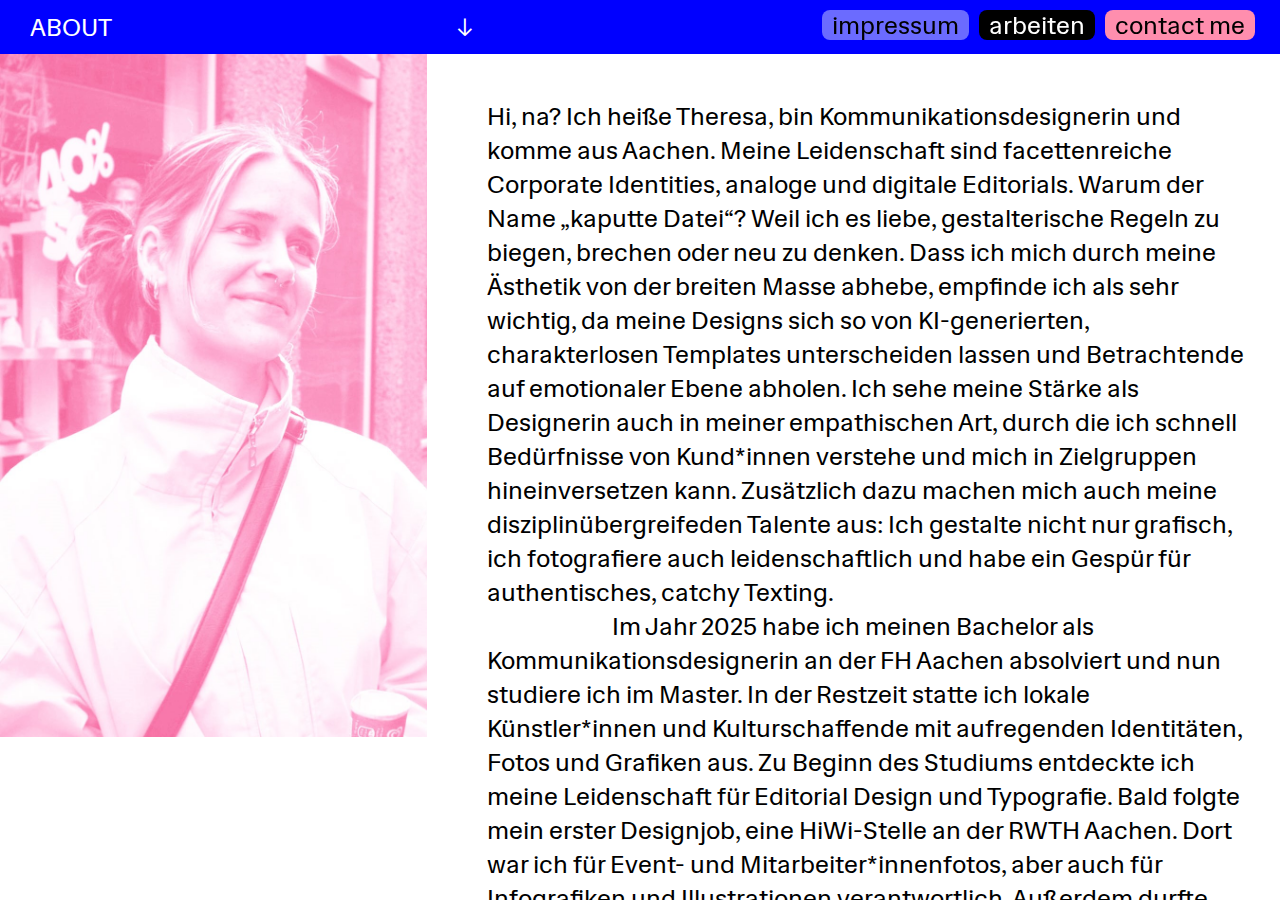
<file: about.html>
<!DOCTYPE html>
<html lang="de">


<head>
  <meta charset="UTF-8">
  <title>About</title>
  <link rel="stylesheet" href="style.css">
  <link rel="stylesheet" href="menu.css">
  <link rel="about" href="about.html">
  <link href="https://fonts.googleapis.com/css2?family=Hedvig+Letters+Sans&display=swap" rel="stylesheet">
</head>


<body>
  <div class="container">
    <div class="column" id="col1">
      <div class="column-header" id="header1">
        <h1>About</h1>
      </div>
      <img class="dynamic-image" src="bilder/me1.jpg" alt="">
     </div>
    


    <div class="column" id="col2-unterseite">
      <div class="column-header" id="header2">
        <h1> ↓</h1> 
      </div>
      <div class="column-content">
        <div class="index-detail">
          <h2 style="padding-left: 30px"> Hi, na? Ich heiße Theresa, bin Kommunikationsdesignerin und komme aus Aachen. 
              Meine Leidenschaft sind facettenreiche Corporate Identities, analoge und digitale Editorials. Warum der Name „kaputte Datei“? Weil ich es liebe, gestalterische Regeln zu biegen, brechen oder neu zu denken. Dass ich mich durch meine Ästhetik von der breiten Masse abhebe, empfinde ich als sehr wichtig, da meine Designs sich so von KI-generierten, charakterlosen Templates unterscheiden lassen und Betrachtende auf emotionaler Ebene abholen. Ich sehe meine Stärke als Designerin auch in meiner empathischen Art, durch die ich schnell Bedürfnisse von Kund*innen verstehe und mich in Zielgruppen hineinversetzen kann. Zusätzlich dazu machen mich auch meine disziplinübergreifeden Talente aus: Ich gestalte nicht nur grafisch, ich fotografiere auch leidenschaftlich und habe ein Gespür für authentisches, catchy Texting.
              </h2>
              <h2 style="padding-left: 30px; text-indent: 5em;">
              Im Jahr 2025 habe ich meinen Bachelor als Kommunikationsdesignerin an der FH Aachen absolviert und nun studiere ich im Master. 
              In der Restzeit statte ich lokale Künstler*innen und Kulturschaffende mit aufregenden Identitäten, Fotos und Grafiken aus.
              Zu Beginn des Studiums entdeckte ich meine Leidenschaft für Editorial Design und Typografie. Bald folgte mein erster Designjob, eine HiWi-Stelle an der RWTH Aachen. Dort war ich für Event- und Mitarbeiter*innenfotos, aber auch für Infografiken und Illustrationen verantwortlich. Außerdem durfte ich einige spannende Erfahrungen im Bereich Social Media sammeln und bei Journal Covers mitwirken. Um mich auf meine Bachelorarbeit zu fokussieren, verließ ich 2024 die Stelle. Nach Abschluss des Bachelors arbeitete ich ein halbes Jahr lang als Junior Designerin einer Aachener Digitalagentur und lernte auf diesem Wege viel über Webdesign, Branding und Teamwork. Außerdem erhielt ich Einblicke in aktuell relevante Marketingmaßnahmen und sammelte wertvolle Erfahrungen im Kundenkontakt (Pitches, Workshops, Kommunikation). 
              </h2>
              <h2 style="padding-left: 30px; text-indent: 5em;">Egal ob im Studium, als Freelancerin oder in einer Agentur: Am allermeisten liebe ich es, etwas Originelles zu schaffen, das Menschen bewegt und motiviert. Ich brenne für neue Herausforderungen, crossmediales Arbeiten und interdisziplinäre Projekte. :))
          </h2>
          <h2 style="margin-top: 4em; padding-left: 30px; margin-bottom: 4em;">
              10.2020: Studienbeginn Kommunikationsdesign, FH Aachen <br> <br> 
              12.2022 - 09.2024: HiWine  RWTH Aachen <br><br> 
              02.2025: Bachelorabschluss <br> <br> 
              04.2025 - 09.2025: Junior Designerin Yip Yips Digitalagentur <br> <br> 
              10.2025: Beginn Masterstudium Kommunikationsdesign, FH Aachen
          </h2>
        </div>
      </div> 

      

    </div>


  <div class="buttons-container">
    <div class="impressum-button">
      <h2>impressum</h2>
    </div>
    <div class="arbeiten-button">
      <h3>arbeiten</h3>
    </div>
    <div class="callme-button">
      <h2>contact me</h2>
    </div>
  </div> 




   <script>
    const aboutButton = document.querySelector('.callme-button');
    if (aboutButton) {
      aboutButton.addEventListener('click', () => {
        window.location.href = 'callme.html';
      });
    }


    const arbeitenButton = document.querySelector('.arbeiten-button');
    if (arbeitenButton) {
      arbeitenButton.addEventListener('click', () => {
        window.location.href = 'index.html';
      });
    }


    const impressumButton = document.querySelector('.impressum-button');
    if (impressumButton) {
      impressumButton.addEventListener('click', () => {
        window.location.href = 'impressum.html';
      });
    }
  </script>


  <script>
    // Theme-Wechsel Script (same as index.html)
    const root = document.documentElement;
    const savedTheme = localStorage.getItem('theme') || 'light';
    root.setAttribute('data-theme', savedTheme);
  </script>
</body>
</html>
</file>
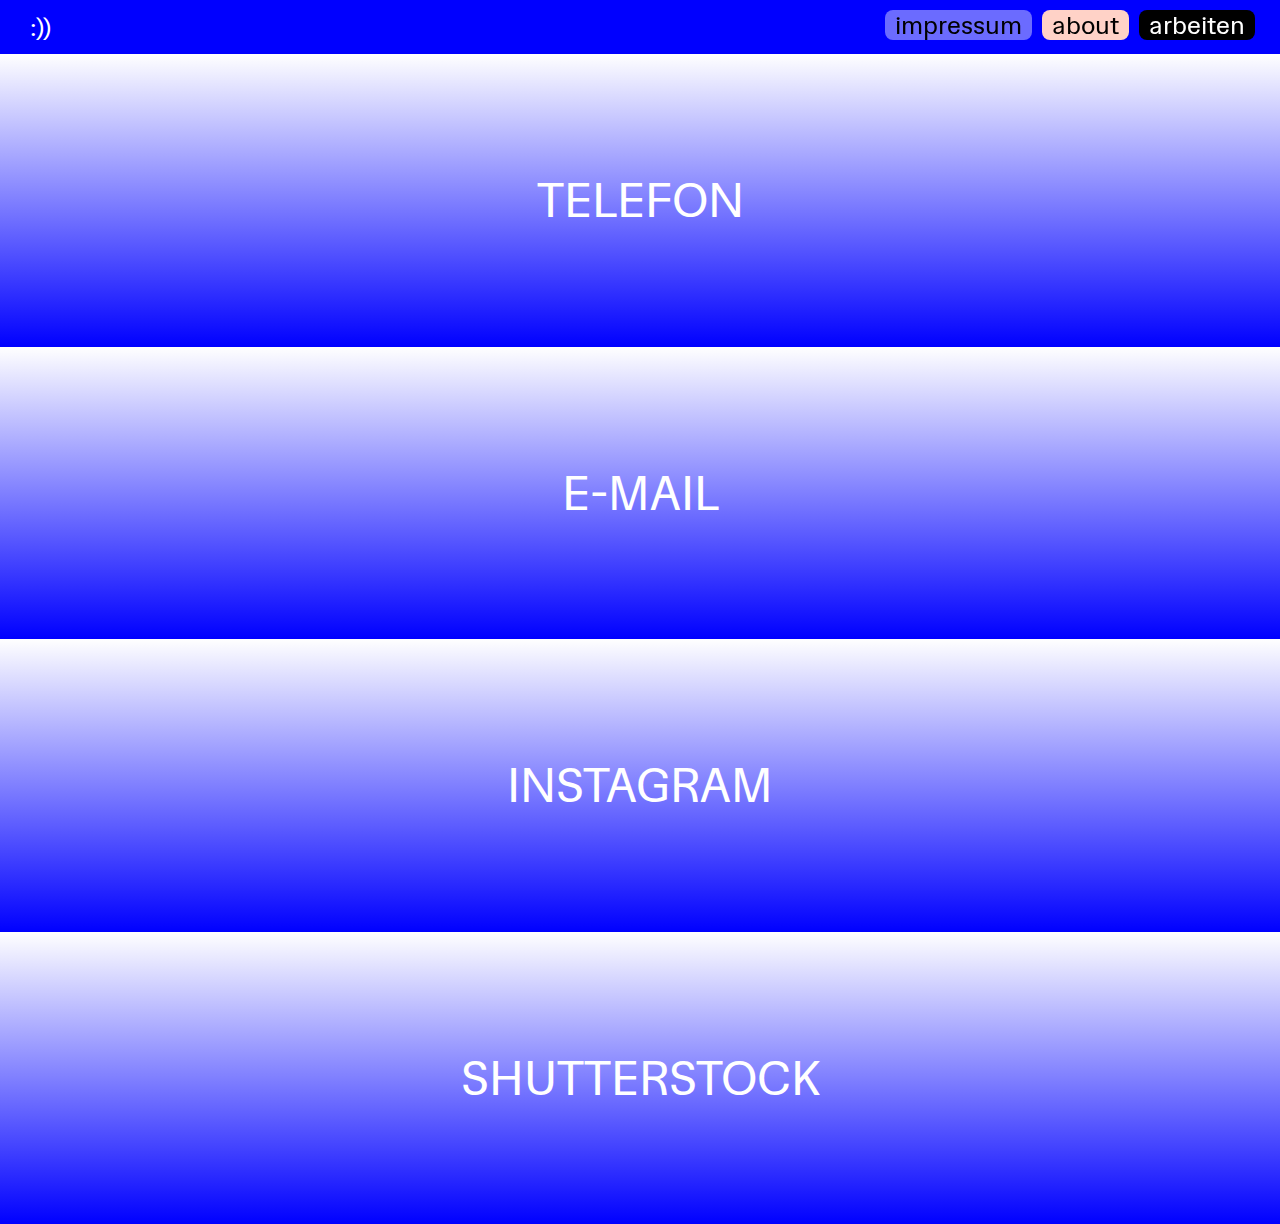
<file: callme.html>
<!DOCTYPE html>
<html lang="de">


<head>
  <meta charset="UTF-8">
  <title>Contact Me</title>
  <link rel="stylesheet" href="style.css">
  <link rel="stylesheet" href="menu.css">
  <link rel="about" href="about.html">
  <link href="https://fonts.googleapis.com/css2?family=Hedvig+Letters+Sans&display=swap" rel="stylesheet">
</head>


<body>
  <div class="column-header" id="header1">
    <h1>:))</h1>
  </div>

  <div class="container-callme" style="height: 130vh;">
    <a href="tel:+4917699428699" class="row phone-row">
      <div class="row-content">
        <h1>Telefon</h1>
      </div>
    </a>

    <a href="mailto:theresa.richter.77@gmail.com" class="row mail-row">
      <div class="row-content">
        <h1>E-Mail</h1>
      </div>
    </a>

    <a href="https://instagram.com/kaputtedatei" target="_blank" class="row website-row">
      <div class="row-content">
        <h1>Instagram</h1>
      </div>
    </a>

        <a href="https://instagram.com/kaputtedatei" target="_blank" class="row website-row">
      <div class="row-content">
        <h1>Shutterstock</h1>
      </div>
    </a>

  </div>

  <div class="buttons-container">
    <div class="impressum-button">
      <h2>impressum</h2>
    </div>
    <div class="about-button">
      <h2>about</h2>
    </div>
    <div class="arbeiten-button">
      <h3>arbeiten</h3>
    </div>
  </div> 


 <script>
    const aboutButton = document.querySelector('.about-button');
    if (aboutButton) {
      aboutButton.addEventListener('click', () => {
        window.location.href = 'about.html';
      });
    }


    const arbeitenButton = document.querySelector('.arbeiten-button');
    if (arbeitenButton) {
      arbeitenButton.addEventListener('click', () => {
        window.location.href = 'index.html';
      });
    }


    const impressumButton = document.querySelector('.impressum-button');
    if (impressumButton) {
      impressumButton.addEventListener('click', () => {
        window.location.href = 'impressum.html';
      });
    }
  </script>



  <script>
    // Theme-Wechsel Script (same as index.html)
    const root = document.documentElement;
    const savedTheme = localStorage.getItem('theme') || 'light';
    root.setAttribute('data-theme', savedTheme);
  </script>
</body>
</html>
</file>
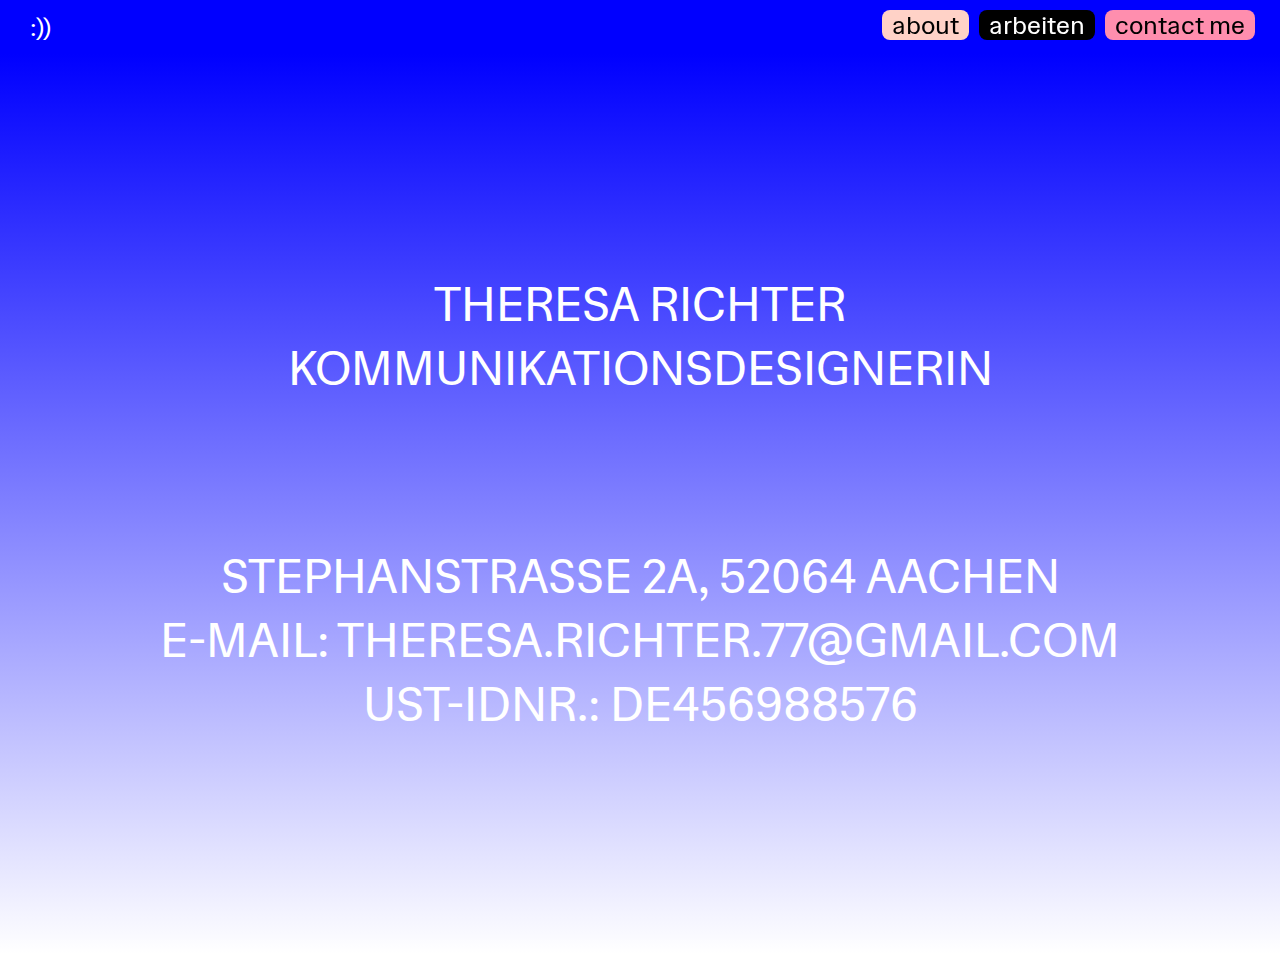
<file: impressum.html>
<!DOCTYPE html>
<html lang="de">


<head>
  <meta charset="UTF-8">
  <title>Impressum</title>
  <link rel="stylesheet" href="style.css">
  <link rel="stylesheet" href="menu.css">
  <link rel="about" href="about.html">
  <link href="https://fonts.googleapis.com/css2?family=Hedvig+Letters+Sans&display=swap" rel="stylesheet">
</head>


<body>
  <div class="column-header" id="header1">
    <h1>:))</h1>
  </div>

  <div class="container-callme" style="height: 100vh;">
    <div class="row impressum-row">
      <div class="row-content">
        <h1>Theresa Richter <br> Kommunikationsdesignerin</h1>
        <h1 style="margin-top: 3em">Stephanstraße 2a, 52064 Aachen <br>E-Mail: theresa.richter.77@gmail.com <br> USt-IdNr.: DE456988576</h1>
      </div>
    </a>

  </div>

  <div class="buttons-container">
    <div class="about-button">
      <h2>about</h2>
    </div>
    <div class="arbeiten-button">
      <h3>arbeiten</h3>
    </div>
    <div class="callme-button">
      <h2>contact me</h2>
    </div>
  </div> 


 <script>
    const aboutButton = document.querySelector('.about-button');
    if (aboutButton) {
      aboutButton.addEventListener('click', () => {
        window.location.href = 'about.html';
      });
    }


    const arbeitenButton = document.querySelector('.arbeiten-button');
    if (arbeitenButton) {
      arbeitenButton.addEventListener('click', () => {
        window.location.href = 'index.html';
      });
    }


    const impressumButton = document.querySelector('.callme-button');
    if (impressumButton) {
      impressumButton.addEventListener('click', () => {
        window.location.href = 'callme.html';
      });
    }
  </script>



  <script>
    // Theme-Wechsel Script (same as index.html)
    const root = document.documentElement;
    const savedTheme = localStorage.getItem('theme') || 'light';
    root.setAttribute('data-theme', savedTheme);
  </script>
</body>
</html>
</file>
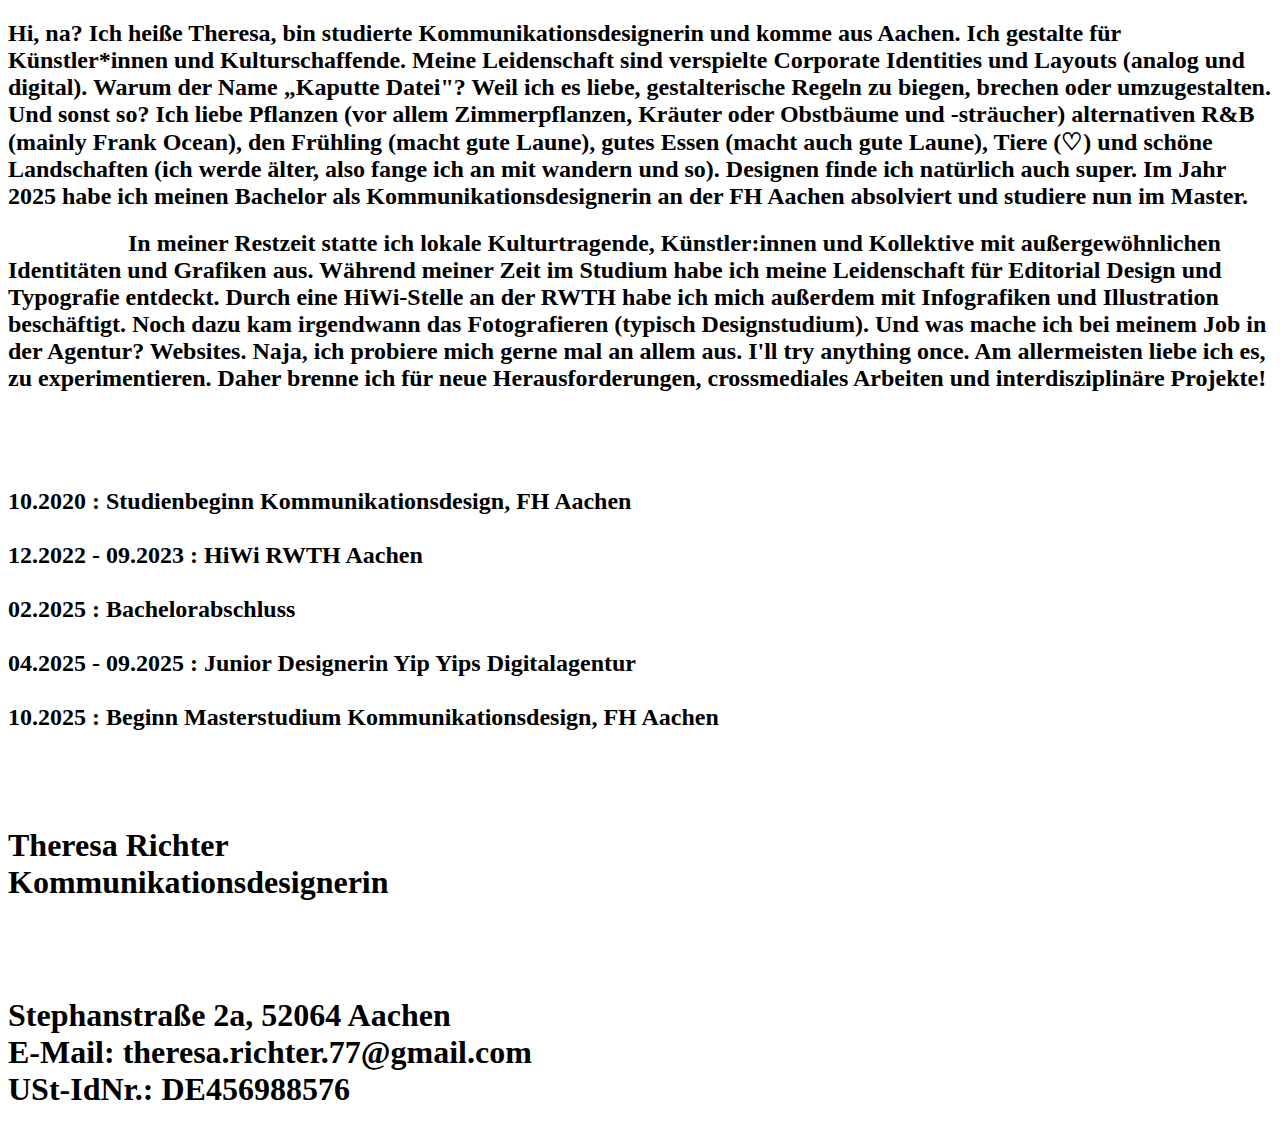
<file: mobile.html>
<!DOCTYPE html>
<html lang="de">


<body>
  <div class="container">
      <!-- Mobile About Section -->
      <div class="mobile-about-section">
        <h2 style="padding-left: 0;"> Hi, na? Ich heiße Theresa, bin studierte Kommunikationsdesignerin und komme aus Aachen. Ich gestalte für Künstler*innen und Kulturschaffende. Meine Leidenschaft sind verspielte Corporate Identities und Layouts (analog und digital). Warum der Name „Kaputte Datei"? Weil ich es liebe, gestalterische Regeln zu biegen, brechen oder umzugestalten.
        Und sonst so? Ich liebe Pflanzen (vor allem Zimmerpflanzen, Kräuter oder Obstbäume und -sträucher) alternativen R&B (mainly Frank Ocean), den Frühling (macht gute Laune), gutes Essen (macht auch gute Laune), Tiere (♡) und schöne Landschaften (ich werde älter, also fange ich an mit wandern und so). Designen finde ich natürlich auch super.
        Im Jahr 2025 habe ich meinen Bachelor als Kommunikationsdesignerin an der FH Aachen absolviert und studiere nun im Master.
        </h2>
        <h2 style="text-indent: 5em;">In meiner Restzeit statte ich lokale Kulturtragende, Künstler:innen und Kollektive mit außergewöhnlichen Identitäten und Grafiken aus.
        Während meiner Zeit im Studium habe ich meine Leidenschaft für Editorial Design und Typografie entdeckt. Durch eine HiWi-Stelle an der RWTH habe ich mich außerdem mit Infografiken und Illustration beschäftigt. Noch dazu kam irgendwann das Fotografieren (typisch Designstudium). Und was mache ich bei meinem Job in der Agentur? Websites. Naja, ich probiere mich gerne mal an allem aus. I'll try anything once.
        Am allermeisten liebe ich es, zu experimentieren. Daher brenne ich für neue Herausforderungen, crossmediales Arbeiten und interdisziplinäre Projekte!
        </h2>
        <h2 style="margin-top: 4em; margin-bottom: 4em;">
        10.2020 : Studienbeginn Kommunikationsdesign, FH Aachen <br> <br> 
        12.2022 - 09.2023 : HiWi RWTH Aachen <br><br> 
        02.2025 : Bachelorabschluss <br> <br> 
        04.2025 - 09.2025 : Junior Designerin Yip Yips Digitalagentur <br> <br> 
        10.2025 : Beginn Masterstudium Kommunikationsdesign, FH Aachen
        </h2>
      </div>

      <!-- Mobile Impressum Section -->
      <div class="mobile-impressum-section">
        <h1>Theresa Richter <br> Kommunikationsdesignerin</h1>
        <h1 style="margin-top: 3em">Stephanstraße 2a, 52064 Aachen <br>E-Mail: theresa.richter.77@gmail.com <br> USt-IdNr.: DE456988576</h1>
      </div>
     </div>

  </body>
</html>
</file>
<file: style.css>
/* Layout grundlegend */

body {
  margin: 0;
  height: 100vh;
  font-family: Hedvig Letters Sans;
  color: #000000;
}

.container {
  display: grid;
  grid-template-columns: 2fr 4fr;
  height: 100vh;
}









/* Schrift */

h1 {
  margin: 0;
  font-size: 25px;
  font-weight: 500;
  text-transform: uppercase;
  color: #fff !important;
}

h2 {
  margin: 0;
  font-size: 25px;
  font-weight: 500;
  color: #000000 !important;
}

h3 {
  margin: 0;
  font-size: 25px;
  font-weight: 500;
}

p {
  margin: 0;
  font-family: Hedvig Letters Sans;
  font-size: 17px;
  line-height: 23.5px;
}









/* Columns */

.column-content {
  padding: 25px;
  position: relative;
  flex: 1;
  overflow-y: auto;
  scrollbar-width: none;
}


.column-header,
.detail-header {
  background-color: #00f;
  padding-left: 30px !important;
  padding: 10px;
  text-align: left;
  position: sticky;
  top: 0;
  z-index: 2;
}


#col1 {
  display: flex;
  flex-direction: column;
  height: 100% !important;
}


#col2 .column-content {
  padding: 0px !important;
  display: grid;
  grid-template-columns: 1fr 1fr;
  grid-auto-rows: 400px;
  box-sizing: border-box;
}

.grid-item {
  position: relative;
  overflow: hidden;
  
}

.grid-item .dynamic-image {
  opacity: 1;
  width: 100%;
  height: 100%;
  object-fit: cover;
  object-position: center;
  display: block;
  margin: 0;
  z-index: 1;
  transition: opacity 0s ease;
}

.grid-item .hover-image {
  opacity: 0;
  position: absolute;
  top: 0;
  left: 0;
  z-index: 2;
  cursor: crosshair;
}

.grid-item:hover .dynamic-image:not(.hover-image) {
  opacity: 0;
}

.grid-item:hover .hover-image {
  opacity: 1;
}









/* Timeline */

.timeline {
  list-style: none;
  padding: 0;
}

.timeline-item {
  display: flex;
  text-align: left;
  background: transparent;
  cursor: crosshair;
  font-family: inherit;
  font-weight: 500;
  font-size: 25px;
  line-height: 42px;
  color: inherit;
  transition: 0.4s ease;
  border: none;
}

.timeline-item:hover {
  background: rgb(206, 206, 206);
  transition: 0.0s ease;
  color: #fff;
  line-height: 30px;
  border-radius: 8px;
}

.timeline-item:hover::after {
  content: attr(data-year);
  margin-left: 10px;
  color: #000000;
  white-space: nowrap;
}

.timeline-item.active {
  background: #a0a0a0;
  color: #fff;
  line-height: 30px;
  border-radius: 8px;
  transition: 0.4s ease;
}

.index-detail {
  margin-top: 20px;
  margin-left: 5px;
  margin-right: 10px;
  position: relative;
}









/* ??? */

/* Abstand zwischen Paragraphen */
.gap {
    height: 1em;
}

/* Textfeld in Index Detailansicht nicht volle Breite Zeile */
.index-detail p,
.index-detail h2 {
  max-width: 58ch;
}

figcaption {
  max-width: 80ch;
}


/* Underline Klasse (Warum?) */
.underlined {
  text-decoration: underline;
  text-underline-offset: 3px;
  color: inherit;
}


/* Scrollbar Browser ausblenden */
.column {
  display: flex;
  flex-direction: column;
  overflow-y: hidden;

  
/* Firefox */
scrollbar-width: none; 
/* Internet Explorer und Edge */
-ms-overflow-style: none;  
}

/* Chrome, Safari, Edge (Chromium) */
.column::-webkit-scrollbar {
  display: none;
}


::selection {
  background-color: #000; /* z.B. #3498db */
  color: #ff0; /* Textfarbe auf Weiß für Kontrast */
}







/* Detailspalte */
.detail-column {
  grid-column: 2 / span 2;
  display: none;
  border-left: 2px solid #00f;
}

.detail-column.active {
  display: flex;    
}

.col-hide {
  display: none !important;
}

.detail-header {
  top: 0;
  display: flex;
  position: sticky;
  background-color: #00f;
  padding: 10px 20px 10px 25px;
  z-index: 5;
  align-items: center;
}

.detail-header h2 {
  color: inherit !important;
}

.close-btn {
  padding: 0 12px;
  background: #00f;
  border: none;
  cursor: w-resize;
  justify-self: flex-start;
  margin: 0 10px 0 -10px;
  color: rgb(255, 104, 104) !important;
}

.close-btn:hover {
  background: rgb(255, 255, 255);
  border-radius: 8px;
}

.image-2 {
  display: grid;
  grid-template-columns: 1fr 1fr;
  grid-gap: 10px;
}

.image-3 {
  display: grid;
  grid-template-columns: 1fr 1fr 1fr;
  grid-gap: 10px;
}

.image-4 {
  display: grid;
  grid-template-columns: 1fr 1fr 1fr 1fr;
  grid-gap: 10px;
}









/* Index Sortierfunktion */

#col1,
.column-content {
  --column-padding: 25px;
}

#sortBar {
  position: relative;
  padding: 25px;
  box-sizing: border-box;
  z-index: 50;
  display: flex;
  justify-content: left;
  align-items: center;
  gap: 5px;
  flex-wrap: wrap;
  flex-shrink: 0;
  bottom: 0 !important;
}

.sort-btn {
  font-family: 'Hedvig Letters Sans';
  font-size: 16px;
  padding: 2px 6px;
  border: 2px solid #000;
  border-radius: 8px;
  cursor: pointer;
  background-color: #ffffff;
  transition: all 0.3s ease;
}

.sort-btn:hover {
  background-color: rgb(255, 255, 255) !important;
  color: #000 !important;
}

.sort-btn.active {
  background-color: #000 !important;
  color: #fff !important;
}




/* Wiggle Animation */
@keyframes wiggle {
   0%, 100% {
    transform: rotate(0deg);
   }
   25% {
    transform: rotate(-2deg);
   }
   75% {
    transform: rotate(2deg);
   }
 }

.wiggle {
  animation: wiggle 0.4s ease;
}

















 /* Mobile Responsive Design */
    @media (max-width: 1000px) {
      * {
        box-sizing: border-box;
      }

      body {
        margin-top: 0 !important;
        height: auto;
        font-family: 'Hedvig Letters Sans', sans-serif;
      }

      h1, h2, h3, p, .timeline-item, figcaption, .close-btn, .detail-header h1, .index-detail {
        font-size: 22px !important;
      }

      .container {
        display: flex !important;
        flex-direction: column !important;
        height: auto !important;
        width: 100% !important;
      }


      .container-callme {
        margin-top: 50px !important;
      }

      /* Verstecke col1 (Arbeiten Spalte) */
      #col1 {
        display: none !important;
      }

      /* col2 wird Hauptinhalt */
      #col2 {
        width: 100% !important;
        height: auto !important;
        border: none !important;
        padding: 0 !important;
      }

      .column-header {
        display: none !important;
      }

      #col2 .column-content {
        display: grid !important;
        grid-template-columns: 1fr !important;
        gap: 0 !important;
        padding: 0 !important;
        width: 100% !important;
        height: auto !important;
        overflow-y: visible !important;
      }

      /* Beschriftung der Grid-Items */
      .grid-item::after {
        content: attr(data-title) !important;
        position: absolute !important;
        bottom: 0 !important;
        left: 0 !important;
        right: 0 !important;
        background: rgb(255, 255, 255) !important;
        color: rgb(0, 0, 0) !important;
        padding: 10px !important;
        z-index: 10 !important;
        font-size: 22px !important;
      }

      .grid-item img {
        width: 100% !important;
        height: 100% !important;
        object-fit: cover !important;
        display: block !important;
      }

      /* Detail-Spalte als Fullscreen Overlay */
      .detail-column {
        position: fixed !important;
        top: 0 !important;
        left: 0 !important;
        width: 100% !important;
        height: 100vh !important;
        display: none !important;
        z-index: 1000 !important;
        overflow-y: auto !important;
        padding: 0 !important;
      }

      .detail-column.active {
        display: block !important;
      }

      .detail-header {
        background-color: #00f !important;
        padding: 15px 20px !important;
        display: flex !important;
        align-items: center !important;
        position: sticky !important;
        top: 0 !important;
        z-index: 1001 !important;
      }

      .detail-header h1 {
        color: white !important;
        margin: 0 !important;
        flex: 1 !important;
      }

      .close-btn {
        background: transparent !important;
        border: none !important;
        color: rgb(255, 104, 104) !important;
        padding: 0 !important;
        margin: 0 !important;
        margin-right: 15px !important;
      }

      .close-btn h3 {
        margin: 0 !important;
      }

      #detail-content {
        padding: 13px !important;
        overflow-y: visible !important;
      }

      .index-detail h2 {
        line-height: 1.4 !important;
        margin: 50px 0 !important;
        text-indent: 0 !important;
      }

      .index-detail figcaption {
        font-size: 16px !important;
        margin: 5px 0 40px 0 !important;
      }

      .image-2,
      .image-3 {
        display: grid !important;
        grid-template-columns: 1fr !important;
        gap: 10px !important;
        margin: 30px 0 !important;
      }

      .image-2 > div,
      .image-3 > div {
        width: 100% !important;
      }

      /* Verstecke Hover-Images */
      .hover-image {
        display: none !important;
      }

      /* Mobile About und Impressum Sektionen */
      .mobile-about-section,
      .mobile-impressum-section {
        width: 100% !important;
        padding: 20px !important;
        margin-bottom: 60px !important;
      }

      .mobile-about-section h2,
      .mobile-impressum-section h2 {
        line-height: 1.6 !important;
        margin: 15px 0 !important;
      }

      .mobile-impressum-section h1 {
        margin: 15px 0 !important;
      }

      /* Buttons Container am Ende */
      .buttons-container {
        top: 0px !important;
        display: flex !important;
        flex-direction: row !important;
        gap: 0 !important;
        margin: 0 !important;
        padding: 0 !important;
        width: 100% !important;
        position: fixed !important;
        bottom: 0 !important;
        left: 0 !important;
        z-index: 100 !important;
        height: 50px !important;
        justify-content: flex-start !important;
      }

      .buttons-container.collapsed {
        max-height: 50px !important;
      }

      /* Verstecke about und impressum buttons auf mobil */
      .impressum-button,
      .about-button {
        display: none !important;
      }

      /* callme-button schmäler und links */
      .callme-button {
        width: 100% !important;
        text-align: left !important;
        margin-left: auto !important;
        background: #00f !important;
        display: flex !important;
        align-items: center !important;
        border-radius: 0 0 8px 8px !important;
      }

      .callme-button h2 {
        color: white !important;
      }

      .arbeiten-button {
        width: 100% !important;
        text-align: left !important;
        margin-left: auto !important;
        background: rgb(0, 0, 0) !important;
        display: flex !important;
        align-items: center !important;
        border-radius: 0 0 8px 8px !important;
      }

    }
</file>
<file: menu.css>
/* Container für alle Buttons */
.buttons-container {
  position: fixed;
  top: 10px;
  right: 25px;
  z-index: 100;
  display: flex;
  gap: 10px;
  margin: 0;
}

/* Anzeige Buttons */
.callme-button {
  cursor: pointer;
  background: rgb(255, 142, 174);
  transition: 0.0s ease;
  color: #fff;
  line-height: 30px;
  border-radius: 8px;
  padding: 0 10px;
  border: none;
  font-size: 14px;
}

/* Hover / Fokus für besseres Feedback */
.callme-button:hover {
  background: rgb(255, 78, 128);
  transition: 0.0s ease;
  color: #fff;
}

.callme-button:active {
  transform: translateY(0);
}





.about-button {
  z-index: 100;
  cursor: pointer;
  background: rgb(255, 210, 199);
  transition: 0.0s ease;
  color: #fff;
  line-height: 30px;
  border-radius: 8px;
  padding: 0 10px; 
}

/* Hover / Fokus für besseres Feedback */
.about-button:hover {
  background: rgb(255, 167, 192);
  transition: 0.0s ease;
  color: #fff;
}

.about-button:active {
  transform: translateY(0);
}


.impressum-button {
  z-index: 100;
  cursor: not-allowed;
  background: rgb(107, 107, 255);
  transition: 0.0s ease;
  color: #fff;
  line-height: 30px;
  border-radius: 8px;
  padding: 0 10px; 
}

/* Hover / Fokus für besseres Feedback */
.impressum-button:hover {
  background: rgb(154, 154, 255);
  transition: 0.0s ease;
  color: #fff;
}

.impressum-button:active {
  transform: translateY(0);
}


.arbeiten-button {
  cursor: not-allowed;
  background: rgb(0, 0, 0);
  transition: 0.0s ease;
  color: #fff;
  line-height: 30px;
  border-radius: 8px;
  padding: 0 10px;
  border: none;
  font-size: 14px;
}

/* Hover / Fokus für besseres Feedback */
.arbeiten-button:hover {
  background: rgb(64, 64, 64);
  transition: 0.0s ease;
  color: #fff;
}

.arbeiten-button:active {
  transform: translateY(0);
}



/* Container für Reihen (CallMe Seite) */
.container-callme {
  display: flex;
  flex-direction: column;
  height: 100vh;
  width: 100%;
  overflow-y: auto;
  margin: 0;
  padding: 0;
}

/* Reihen als Links */
.row {
  display: flex;
  align-items: center;
  justify-content: center;
  flex: 1;
  width: 100%;
  text-decoration: none;
  color: inherit;
  transition: all 0.3s ease;
  cursor: pointer;
}

.row-content {
  text-align: center;
}

.row-content h1 {
  margin: 0;
  font-size: 48px;
  font-weight: 500;
  text-transform: uppercase;
  color: #fff;
}

/* Verschiedenfarbige Reihen */
.phone-row {
  background: linear-gradient(0deg, #00f 0%, #fff 100%);
}

.phone-row:hover {
  background: linear-gradient(0deg, #fff 0%, #00f 100%);
}

.mail-row {
  background: linear-gradient(0deg, #00f 0%, #fff 100%);
}

.mail-row:hover {
  background: linear-gradient(0deg, #fff 0%, #00f 100%);
}

.website-row {
  background: linear-gradient(0deg, #00f 0%, #fff 100%);
}

.website-row:hover {
  background: linear-gradient(0deg, #fff 0%, #00f 100%);
}

.impressum-row,
impressum-row:hover {
  background: linear-gradient(0deg, rgb(255, 255, 255) 0%, #00f 100%);
  cursor: default;
}
</file>
